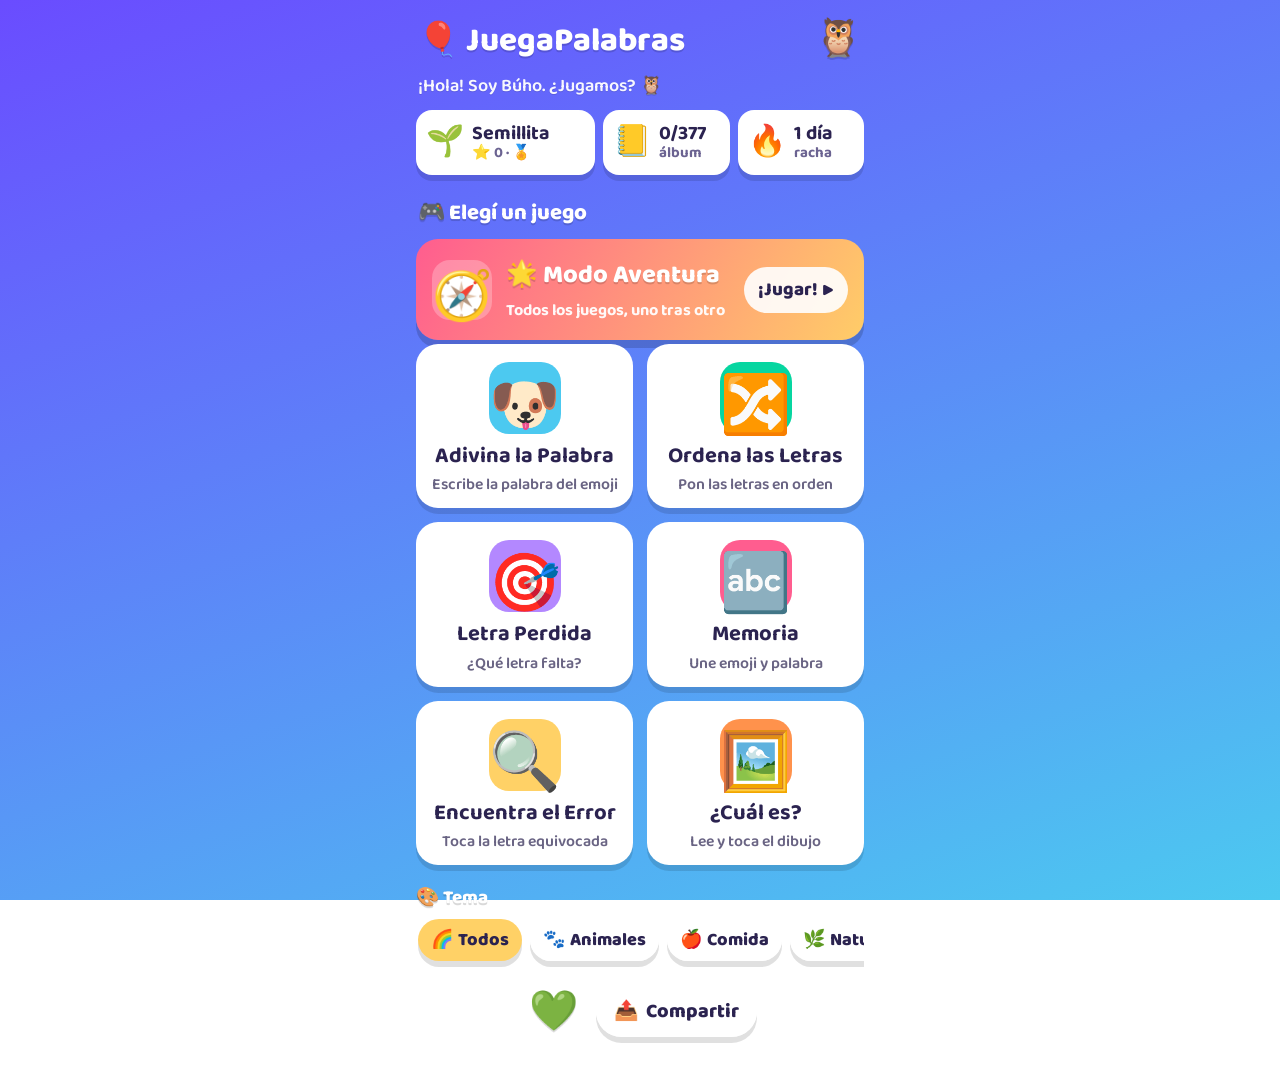
<file: index.html>
<!DOCTYPE html>
<html lang="es">
<head>
  <meta charset="UTF-8" />
  <meta name="viewport" content="width=device-width, initial-scale=1, maximum-scale=1, user-scalable=no, viewport-fit=cover" />
  <meta name="theme-color" content="#6a4cff" />
  <meta name="description" content="Juegos para que chicos de ~8 años mejoren vocabulario y ortografía en español, jugando con emojis." />
  <link rel="icon" href="favicon.png" type="image/png" />
  <link rel="apple-touch-icon" href="apple-touch-icon.png" />
  <link rel="manifest" href="manifest.json" />
  <meta name="mobile-web-app-capable" content="yes" />
  <meta name="apple-mobile-web-app-capable" content="yes" />
  <meta name="apple-mobile-web-app-status-bar-style" content="black-translucent" />
  <meta name="apple-mobile-web-app-title" content="JuegaPalabras" />
  <meta property="og:type" content="website" />
  <meta property="og:title" content="JuegaPalabras 🎈" />
  <meta property="og:description" content="Juegos para que chicos aprendan vocabulario y ortografía en español, jugando con emojis." />
  <meta property="og:image" content="https://federico-duppa.github.io/juegapalabras/og-image.png" />
  <meta property="og:url" content="https://federico-duppa.github.io/juegapalabras/" />
  <meta name="twitter:card" content="summary_large_image" />
  <meta name="twitter:title" content="JuegaPalabras 🎈" />
  <meta name="twitter:description" content="Juegos para que chicos aprendan vocabulario y ortografía en español, jugando con emojis." />
  <meta name="twitter:image" content="https://federico-duppa.github.io/juegapalabras/og-image.png" />
  <script src="js/sw-register.js"></script>
  <title>JuegaPalabras 🎈</title>
  <link rel="preconnect" href="https://fonts.googleapis.com" />
  <link href="https://fonts.googleapis.com/css2?family=Baloo+2:wght@600;800&display=swap" rel="stylesheet" />
  <link rel="stylesheet" href="css/main.css" />
  <style>
    /* Encabezado compacto: marca + mascota chica en una línea */
    .top {
      display: flex; align-items: center; gap: 10px;
      color: #fff; text-shadow: 0 2px 0 rgba(0,0,0,0.15);
      padding: 10px 2px 2px;
    }
    .top .logo { font-size: 1.5rem; font-weight: 800; line-height: 1; }
    .top .buho { font-size: 1.7rem; margin-left: auto; animation: bob 2.4s ease-in-out infinite; }
    @keyframes bob { 0%,100% { transform: translateY(0); } 50% { transform: translateY(-4px); } }
    .greeting {
      color: #fff; opacity: 0.95; font-weight: 600; font-size: 0.82rem;
      margin: 0 2px 0; text-shadow: 0 1px 0 rgba(0,0,0,0.12);
    }

    /* Barra de estado compacta: nivel + álbum + racha en una fila */
    .statbar { display: flex; gap: 8px; margin: 10px 0 4px; }
    .pill {
      flex: 1; display: flex; align-items: center; gap: 8px;
      background: #fff; color: var(--ink); text-decoration: none;
      border-radius: 16px; box-shadow: var(--shadow); padding: 8px 10px;
      transition: transform 0.08s ease; min-width: 0;
    }
    .pill:active { transform: scale(0.97); }
    .pill .pe { font-size: 1.4rem; flex-shrink: 0; }
    .pill .pt { display: flex; flex-direction: column; line-height: 1.1; min-width: 0; }
    .pill .pt b { font-size: 0.9rem; white-space: nowrap; overflow: hidden; text-overflow: ellipsis; }
    .pill .pt small { color: #6b6391; font-size: 0.68rem; font-weight: 700; }
    .pill.level { flex: 1.5; }

    /* Juegos: protagonistas, grilla 2x2 */
    .section-title {
      color: #fff; font-weight: 800; font-size: 1rem; margin: 16px 2px 8px;
      text-shadow: 0 2px 0 rgba(0,0,0,0.15);
    }
    .games { display: grid; grid-template-columns: 1fr 1fr; gap: 14px; }
    .game-card {
      display: flex; flex-direction: column; align-items: center; text-align: center; gap: 8px;
      text-decoration: none; color: var(--ink);
      background: var(--card); border-radius: 22px; padding: 18px 10px 14px;
      box-shadow: var(--shadow); transition: transform 0.08s ease;
    }
    .game-card:active { transform: scale(0.96); }
    .game-card .emoji {
      font-size: 2.6rem; width: 72px; height: 72px;
      display: grid; place-items: center; border-radius: 20px; background: var(--blue);
    }
    .game-card.c2 .emoji { background: var(--pink); }
    .game-card.c3 .emoji { background: var(--purple); }
    .game-card.c4 .emoji { background: var(--green); }
    .game-card.c5 .emoji { background: var(--yellow); }
    .game-card.c6 .emoji { background: #ff924c; }
    .game-card h2 { margin: 2px 0 0; font-size: 1rem; line-height: 1.1; }
    .game-card p { margin: 0; font-size: 0.72rem; opacity: 0.7; font-weight: 600; line-height: 1.15; }

    /* Modo Aventura: protagonista, ancho completo y resaltado arriba de la grilla. */
    .adventure-card {
      display: flex; align-items: center; gap: 14px; width: 100%;
      text-decoration: none; color: #fff; cursor: pointer; border: none;
      text-align: left; font: inherit;
      background: linear-gradient(120deg, #ff5d8f, #ffd166 55%, #06d6a0);
      background-size: 200% 100%;
      border-radius: 22px; padding: 16px 16px; margin-bottom: 4px;
      box-shadow: 0 8px 0 rgba(0,0,0,0.16);
      transition: transform 0.08s ease;
      animation: adv-shift 5s ease-in-out infinite;
    }
    .adventure-card:active { transform: scale(0.97); }
    @keyframes adv-shift { 0%,100% { background-position: 0% 50%; } 50% { background-position: 100% 50%; } }
    .adventure-card .ac-emoji {
      font-size: 2.2rem; width: 60px; height: 60px; flex-shrink: 0;
      display: grid; place-items: center; border-radius: 18px;
      background: rgba(255,255,255,0.25); animation: bob 2.4s ease-in-out infinite;
    }
    .adventure-card .ac-txt { display: flex; flex-direction: column; gap: 2px; min-width: 0; }
    .adventure-card .ac-txt b { font-size: 1.15rem; font-weight: 800; text-shadow: 0 2px 0 rgba(0,0,0,0.15); }
    .adventure-card .ac-txt span { font-size: 0.74rem; font-weight: 700; opacity: 0.95; }
    .adventure-card .ac-go {
      margin-left: auto; flex-shrink: 0; font-weight: 800; font-size: 0.85rem;
      background: rgba(255,255,255,0.9); color: var(--ink);
      border-radius: 999px; padding: 8px 14px;
    }

    /* Tema: control secundario, compacto, debajo de los juegos */
    .theme-row { display: flex; align-items: center; gap: 8px; margin: 18px 0 4px; }
    .theme-row .tlabel { color: #fff; font-weight: 800; font-size: 0.85rem; flex-shrink: 0; text-shadow: 0 2px 0 rgba(0,0,0,0.15); }
    .themebar { display: flex; gap: 8px; overflow-x: auto; padding: 2px 2px 8px; -webkit-overflow-scrolling: touch; }
    .themebar::-webkit-scrollbar { height: 0; }
    .chip-t {
      flex: 0 0 auto; background: rgba(255,255,255,0.85); border: none; border-radius: 999px;
      padding: 7px 13px; font: inherit; font-weight: 800; font-size: 0.82rem; color: var(--ink);
      box-shadow: var(--shadow); cursor: pointer; white-space: nowrap; touch-action: manipulation;
    }
    .chip-t.active { background: var(--yellow); }

    .footer-heart { text-align: center; margin: 16px 0 14px; }
    /* Privacidad: abre un popover centrado (en vez de revelar texto bajo el fold,
       que obligaba a scrollear). */
    .privacy-link {
      display: inline-block; margin-top: 8px; border: none; background: transparent;
      color: #fff; opacity: 0.72; font: inherit; font-weight: 700; font-size: 0.7rem;
      text-decoration: underline; cursor: pointer; touch-action: manipulation;
    }
    .overlay {
      position: fixed; inset: 0; background: rgba(43,35,80,0.55);
      backdrop-filter: blur(3px); display: none; place-items: center; z-index: 50; padding: 24px;
    }
    .overlay.show { display: grid; }
    .sheet {
      background: #fff; color: var(--ink); border-radius: 24px;
      padding: 22px 22px 18px; max-width: 340px; width: 100%; text-align: center;
      box-shadow: 0 10px 0 rgba(0,0,0,0.18); animation: heart-pop 0.3s ease;
    }
    .sheet h3 { margin: 0 0 8px; font-size: 1.2rem; }
    .sheet p { margin: 0 0 16px; font-size: 0.85rem; line-height: 1.4; font-weight: 600; }
    .sheet .btn { width: 100%; }
    .heart-btn {
      border: none; background: transparent; cursor: pointer;
      font-size: 1.8rem; line-height: 1; padding: 6px; border-radius: 50%;
      touch-action: manipulation; -webkit-tap-highlight-color: transparent;
      transition: transform 0.08s ease; filter: drop-shadow(0 2px 0 rgba(0,0,0,0.15));
    }
    .heart-btn:active { transform: scale(0.85); }
    .heart-btn.pop { animation: heart-pop 0.5s ease; }
    @keyframes heart-pop {
      0% { transform: scale(1); }
      30% { transform: scale(1.45) rotate(-8deg); }
      55% { transform: scale(0.92) rotate(6deg); }
      100% { transform: scale(1) rotate(0); }
    }
    /* Corazón + compartir, en una fila */
    .footer-actions { display: flex; gap: 12px; align-items: center; justify-content: center; }
    /* Compartir como pill con texto, para que se entienda la función de un vistazo */
    .share-pill {
      display: inline-flex; align-items: center; gap: 7px;
      border: none; border-radius: 999px;
      background: rgba(255,255,255,0.92); color: var(--ink);
      font: inherit; font-weight: 800; font-size: 0.9rem;
      padding: 10px 18px; box-shadow: var(--shadow);
      cursor: pointer; touch-action: manipulation;
      transition: transform 0.08s ease, filter 0.1s ease;
    }
    .share-pill:active { transform: scale(0.95); }
    /* Avisito breve (fallback de copiar link donde no hay share nativo) */
    .toast {
      position: fixed; left: 50%; bottom: calc(env(safe-area-inset-bottom, 0px) + 22px);
      transform: translateX(-50%) translateY(8px);
      background: rgba(43,35,80,0.92); color: #fff; font-weight: 800; font-size: 0.85rem;
      padding: 10px 16px; border-radius: 999px; box-shadow: var(--shadow);
      opacity: 0; pointer-events: none; transition: opacity 0.2s ease, transform 0.2s ease; z-index: 60;
    }
    .toast.show { opacity: 1; transform: translateX(-50%) translateY(0); }
  </style>
</head>
<body>
  <main class="app">
    <div class="top">
      <span class="logo">🎈 JuegaPalabras</span>
      <span class="buho">🦉</span>
    </div>
    <p class="greeting" id="masc-msg">¡Hola! ¿Jugamos?</p>

    <div class="statbar">
      <a class="pill level" href="medallas.html">
        <span class="pe" id="ps-emoji">🌱</span>
        <span class="pt"><b id="ps-name">Semillita</b><small id="ps-stars">⭐ 0 · 🏅 medallas</small></span>
      </a>
      <a class="pill" href="album.html">
        <span class="pe">📒</span>
        <span class="pt"><b id="album-count">0/0</b><small>álbum</small></span>
      </a>
      <div class="pill">
        <span class="pe">🔥</span>
        <span class="pt"><b id="daily-streak">0</b><small>racha</small></span>
      </div>
    </div>

    <h2 class="section-title">🎮 Elegí un juego</h2>
    <button class="adventure-card" id="adventure-btn" aria-label="Empezar el Modo Aventura">
      <span class="ac-emoji" aria-hidden="true">🧭</span>
      <span class="ac-txt">
        <b>🌟 Modo Aventura</b>
        <span>Todos los juegos, uno tras otro</span>
      </span>
      <span class="ac-go" aria-hidden="true">¡Jugar! ▶</span>
    </button>
    <nav class="games">
      <a class="game-card c1" href="games/word-guesser/index.html">
        <span class="emoji">🐶</span>
        <h2>Adivina la Palabra</h2>
        <p>Escribe la palabra del emoji</p>
      </a>
      <a class="game-card c4" href="games/ordena/index.html">
        <span class="emoji">🔀</span>
        <h2>Ordena las Letras</h2>
        <p>Pon las letras en orden</p>
      </a>
      <a class="game-card c3" href="games/letra-perdida/index.html">
        <span class="emoji">🎯</span>
        <h2>Letra Perdida</h2>
        <p>¿Qué letra falta?</p>
      </a>
      <a class="game-card c2" href="games/memoria/index.html">
        <span class="emoji">🔤</span>
        <h2>Memoria</h2>
        <p>Une emoji y palabra</p>
      </a>
      <a class="game-card c5" href="games/encuentra-error/index.html">
        <span class="emoji">🔍</span>
        <h2>Encuentra el Error</h2>
        <p>Toca la letra equivocada</p>
      </a>
      <a class="game-card c6" href="games/cual-es/index.html">
        <span class="emoji">🖼️</span>
        <h2>¿Cuál es?</h2>
        <p>Lee y toca el dibujo</p>
      </a>
    </nav>

    <div class="theme-row">
      <span class="tlabel" id="theme-label">🎨 Tema</span>
    </div>
    <div class="themebar" id="themebar"></div>

    <div class="footer-heart">
      <div class="footer-actions">
        <button class="heart-btn" id="heart" aria-label="corazón">💜</button>
        <button class="share-pill" id="share" aria-label="Compartir la app"><span aria-hidden="true">📤</span> Compartir</button>
      </div>
      <div><button class="privacy-link" id="privacy-btn" aria-haspopup="dialog">Privacidad</button></div>
    </div>
  </main>

  <div class="toast" id="toast" role="status" aria-live="polite"></div>

  <div class="overlay" id="privacy-overlay" role="dialog" aria-modal="true" aria-label="Privacidad">
    <div class="sheet">
      <h3>🔒 Privacidad</h3>
      <p>JuegaPalabras <b>no recopila ningún dato</b>: sin analítica, sin cookies, sin
         cuentas ni datos personales. Todo tu progreso queda guardado solo en tu dispositivo.</p>
      <button class="btn btn-primary" id="privacy-close">Entendido</button>
    </div>
  </div>

  <script src="js/sound.js"></script>
  <script src="js/words.js"></script>
  <script src="js/analytics-config.js"></script>
  <script src="js/analytics.js"></script>
  <script src="js/theme.js"></script>
  <script src="js/progress.js"></script>
  <script src="js/adventure.js"></script>
  <script>
    Analytics.init();
    Progress.load();
    const daily = Progress.touchDaily();

    // Llegar al menú (por cualquier vía) termina la aventura. La tarjeta de abajo
    // la vuelve a prender justo antes de navegar. Así un juego puntual nunca se
    // comporta como aventura por un flag que quedó colgado.
    Adventure.stop();
    document.getElementById("adventure-btn").addEventListener("click", () => {
      Sound.unlock();
      Analytics.track("adventure_start");
      Adventure.start(); // prende el flag y navega al primer juego
    });

    const lv = Progress.level();
    document.getElementById("ps-emoji").textContent = lv.emoji;
    document.getElementById("ps-name").textContent = lv.name;
    document.getElementById("ps-stars").textContent = "⭐ " + lv.stars + " · 🏅";

    const got = Progress.wordCount();
    document.getElementById("album-count").textContent = got + "/" + WORDS.length;
    document.getElementById("daily-streak").textContent = daily.streak + (daily.streak === 1 ? " día" : " días");

    // Mascota: mensajes cortos
    let msg;
    if (got === 0) msg = "¡Hola! Soy Búho. ¿Jugamos? 🦉";
    else if (daily.streak >= 2) msg = `¡${daily.streak} días seguidos! 🔥`;
    else {
      const opts = [`¡Ya tenés ${got} palabras! 🌟`, "¿Seguimos aprendiendo? 📚", "¡Elegí un juego! 🎉"];
      msg = opts[Math.floor(Math.random() * opts.length)];
    }
    document.getElementById("masc-msg").textContent = msg;

    // Tema (control secundario debajo de los juegos)
    const tb = document.getElementById("themebar");
    const items = [{ key: "all", emoji: "🌈", label: "Todos" }].concat(CATEGORIES);
    function renderChips() {
      const cur = Theme.get();
      tb.innerHTML = items.map((c) =>
        `<button class="chip-t ${c.key === cur ? "active" : ""}" data-k="${c.key}">${c.emoji} ${c.label}</button>`
      ).join("");
      document.getElementById("theme-label").textContent = "🎨 " + (cur === "all" ? "Tema" : CAT_MAP[cur].label);
      tb.querySelectorAll(".chip-t").forEach((b) =>
        b.addEventListener("click", () => { Theme.set(b.dataset.k); Analytics.track("theme_set", { category: b.dataset.k }); renderChips(); })
      );
    }
    renderChips();

    // El COLOR del corazón indica la versión publicada (para saber qué versión estás
    // viendo). La versión exacta queda en el tooltip.
    const heart = document.getElementById("heart");
    if (typeof HEART_EMOJI !== "undefined") heart.textContent = HEART_EMOJI;
    if (typeof APP_VERSION !== "undefined") heart.title = "v" + APP_VERSION;

    // ruidito tierno + rebote al tocarlo. Además, como el corazón ES el indicador de
    // versión, tocarlo busca la última versión publicada: si hay una nueva, el SW la
    // activa y sw-register.js recarga solo a la última (si ya estás al día, no pasa nada).
    heart.addEventListener("click", () => {
      Sound.unlock();
      Sound.cute();
      heart.classList.remove("pop");
      void heart.offsetWidth; // reinicia la animación si se toca rápido
      heart.classList.add("pop");
      if ("serviceWorker" in navigator) {
        navigator.serviceWorker.getRegistration().then((r) => { if (r) r.update(); }).catch(() => {});
      }
    });

    // Compartir: abre el cajón nativo del sistema (Web Share API). En Android/iOS muestra
    // WhatsApp, contactos, etc. con el link a la app. Donde no exista (escritorio), copia
    // el link al portapapeles y avisa con un toast.
    const toast = document.getElementById("toast");
    let toastT = null;
    function showToast(msg) {
      toast.textContent = msg;
      toast.classList.add("show");
      clearTimeout(toastT);
      toastT = setTimeout(() => toast.classList.remove("show"), 1900);
    }
    const shareData = {
      title: "JuegaPalabras 🎈",
      text: "Juegos para que los chicos aprendan vocabulario y ortografía jugando con emojis 🎈",
      url: location.href,
    };
    const shareBtn = document.getElementById("share");
    shareBtn.addEventListener("click", async () => {
      Sound.unlock();
      Sound.cute();
      Analytics.track("share_click");
      // Share nativo (Android/iOS): si el usuario cancela, no avisamos nada.
      if (navigator.share) {
        try { await navigator.share(shareData); } catch (e) { /* cancelado */ }
        return;
      }
      // Sin share nativo (escritorio): copiar el link, y si no se pudo, mostrarlo.
      try {
        await navigator.clipboard.writeText(shareData.url);
        showToast("¡Link copiado! 📋");
      } catch (e) {
        showToast(shareData.url);
      }
    });

    // Privacidad: popover centrado (no scrollea la página)
    const pvOverlay = document.getElementById("privacy-overlay");
    const openPrivacy = () => pvOverlay.classList.add("show");
    const closePrivacy = () => pvOverlay.classList.remove("show");
    document.getElementById("privacy-btn").addEventListener("click", openPrivacy);
    document.getElementById("privacy-close").addEventListener("click", closePrivacy);
    pvOverlay.addEventListener("click", (e) => { if (e.target === pvOverlay) closePrivacy(); });
    document.addEventListener("keydown", (e) => { if (e.key === "Escape") closePrivacy(); });
  </script>
</body>
</html>
</file>
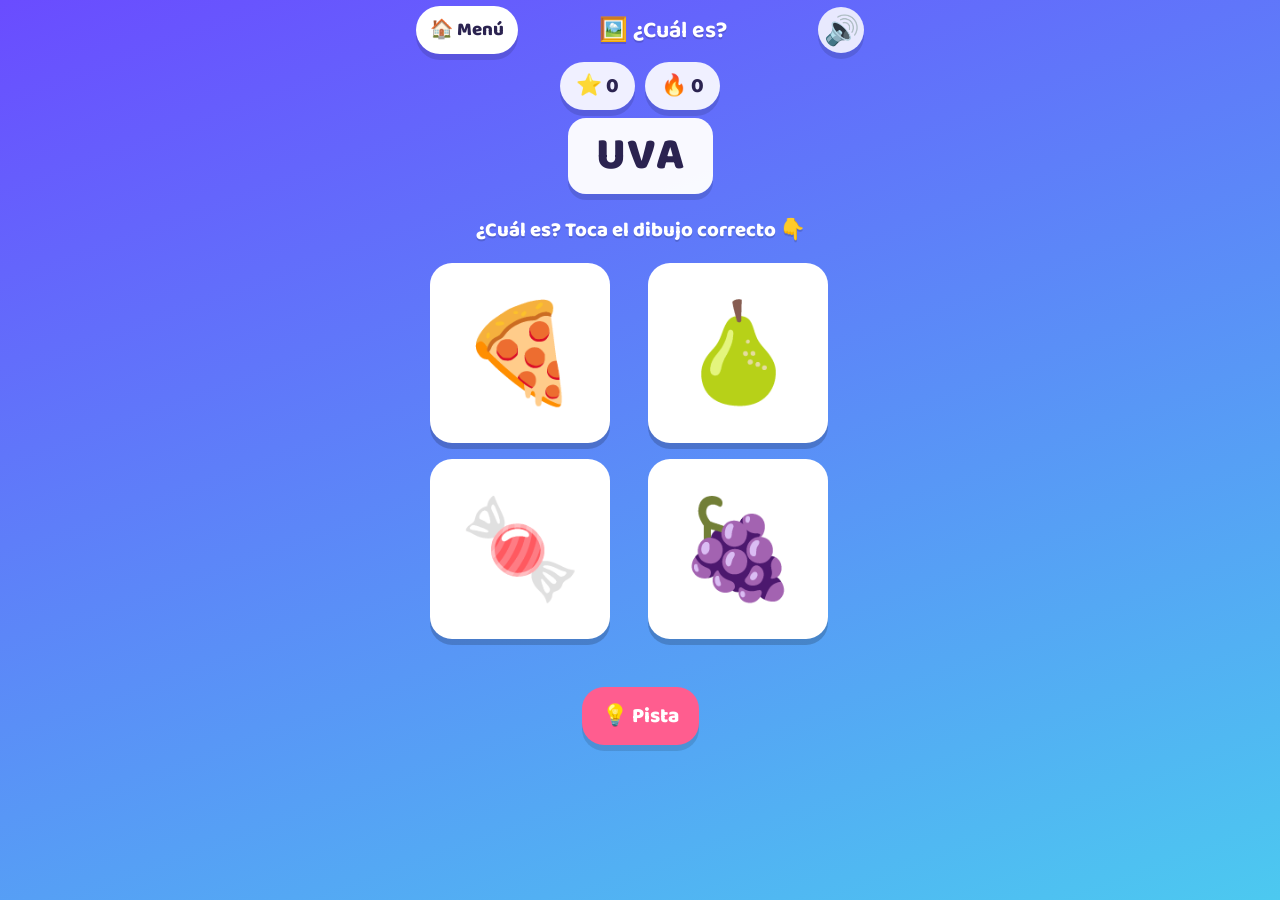
<file: games/cual-es/index.html>
<!DOCTYPE html>
<html lang="es">
<head>
  <meta charset="UTF-8" />
  <meta name="viewport" content="width=device-width, initial-scale=1, maximum-scale=1, user-scalable=no, viewport-fit=cover" />
  <meta name="theme-color" content="#6a4cff" />
  <meta name="description" content="Lee la palabra y toca el dibujo correcto. Un juego de lectura de JuegaPalabras." />
  <link rel="icon" href="../../favicon.png" type="image/png" />
  <link rel="apple-touch-icon" href="../../apple-touch-icon.png" />
  <link rel="manifest" href="../../manifest.json" />
  <meta name="mobile-web-app-capable" content="yes" />
  <meta name="apple-mobile-web-app-capable" content="yes" />
  <meta name="apple-mobile-web-app-status-bar-style" content="black-translucent" />
  <meta name="apple-mobile-web-app-title" content="JuegaPalabras" />
  <meta property="og:type" content="website" />
  <meta property="og:title" content="JuegaPalabras 🎈" />
  <meta property="og:description" content="Juegos para que chicos aprendan vocabulario y ortografía en español, jugando con emojis." />
  <meta property="og:image" content="https://federico-duppa.github.io/juegapalabras/og-image.png" />
  <meta property="og:url" content="https://federico-duppa.github.io/juegapalabras/games/cual-es/" />
  <meta name="twitter:card" content="summary_large_image" />
  <meta name="twitter:image" content="https://federico-duppa.github.io/juegapalabras/og-image.png" />
  <script src="../../js/sw-register.js"></script>
  <title>🖼️ ¿Cuál es?</title>
  <link rel="preconnect" href="https://fonts.googleapis.com" />
  <link href="https://fonts.googleapis.com/css2?family=Baloo+2:wght@600;800&display=swap" rel="stylesheet" />
  <link rel="stylesheet" href="../../css/main.css" />
  <link rel="stylesheet" href="style.css" />
</head>
<body>
  <main class="app game">
    <header class="topbar">
      <a class="btn-menu" href="../../index.html" aria-label="Volver al menú">🏠 Menú</a>
      <h1>🖼️ ¿Cuál es?</h1>
      <span class="spacer"></span>
      <button class="icon-btn" id="mute" aria-label="Sonido">🔊</button>
    </header>

    <div class="stats">
      <span class="chip" id="stars">⭐ 0</span>
      <span class="chip" id="streak">🔥 0</span>
    </div>

    <div class="clue">
      <div class="word-clue" id="word-clue"></div>
    </div>
    <p class="hint-line">¿Cuál es? Toca el dibujo correcto 👇</p>

    <div class="grid" id="grid"></div>
    <div class="message" id="message"></div>

    <div class="actions">
      <button class="btn btn-pink" id="hint-btn">💡 Pista</button>
    </div>
  </main>

  <!-- Festejo -->
  <div class="overlay" id="overlay">
    <div class="celebrate">
      <div class="big-emoji" id="ov-emoji">🎉</div>
      <div class="word" id="ov-word"></div>
      <div class="praise" id="ov-praise"></div>
      <div class="bonus" id="ov-bonus"></div>
      <button class="btn btn-primary" id="continue-btn">Siguiente ▶</button>
    </div>
  </div>

  <script src="../../js/sound.js"></script>
  <script src="../../js/confetti.js"></script>
  <script src="../../js/speech.js"></script>
  <script src="../../js/encourage.js"></script>
  <script src="../../js/progress.js"></script>
  <script src="../../js/words.js"></script>
  <script src="../../js/analytics-config.js"></script>
  <script src="../../js/analytics.js"></script>
  <script src="../../js/theme.js"></script>
  <script src="../../js/idle.js"></script>
  <script src="../../js/adventure.js"></script>
  <script src="game.js"></script>
</body>
</html>
</file>
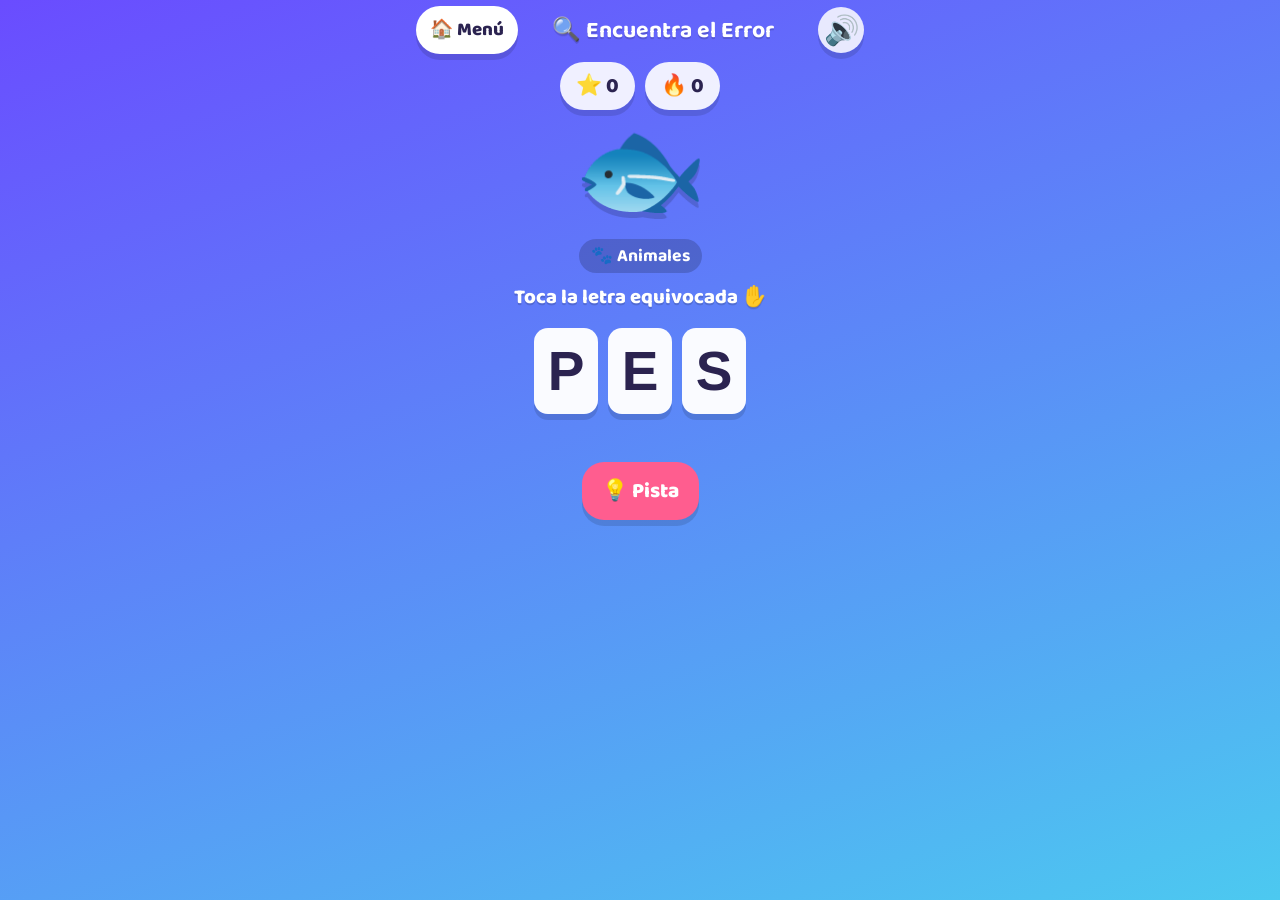
<file: games/encuentra-error/index.html>
<!DOCTYPE html>
<html lang="es">
<head>
  <meta charset="UTF-8" />
  <meta name="viewport" content="width=device-width, initial-scale=1, maximum-scale=1, user-scalable=no, viewport-fit=cover" />
  <meta name="theme-color" content="#6a4cff" />
  <meta name="description" content="Encuentra la letra equivocada de la palabra. Un juego de ortografía de JuegaPalabras." />
  <link rel="icon" href="../../favicon.png" type="image/png" />
  <link rel="apple-touch-icon" href="../../apple-touch-icon.png" />
  <link rel="manifest" href="../../manifest.json" />
  <meta name="mobile-web-app-capable" content="yes" />
  <meta name="apple-mobile-web-app-capable" content="yes" />
  <meta name="apple-mobile-web-app-status-bar-style" content="black-translucent" />
  <meta name="apple-mobile-web-app-title" content="JuegaPalabras" />
  <meta property="og:type" content="website" />
  <meta property="og:title" content="JuegaPalabras 🎈" />
  <meta property="og:description" content="Juegos para que chicos aprendan vocabulario y ortografía en español, jugando con emojis." />
  <meta property="og:image" content="https://federico-duppa.github.io/juegapalabras/og-image.png" />
  <meta property="og:url" content="https://federico-duppa.github.io/juegapalabras/games/encuentra-error/" />
  <meta name="twitter:card" content="summary_large_image" />
  <meta name="twitter:image" content="https://federico-duppa.github.io/juegapalabras/og-image.png" />
  <script src="../../js/sw-register.js"></script>
  <title>🔍 Encuentra el Error</title>
  <link rel="preconnect" href="https://fonts.googleapis.com" />
  <link href="https://fonts.googleapis.com/css2?family=Baloo+2:wght@600;800&display=swap" rel="stylesheet" />
  <link rel="stylesheet" href="../../css/main.css" />
  <link rel="stylesheet" href="style.css" />
</head>
<body>
  <main class="app game">
    <header class="topbar">
      <a class="btn-menu" href="../../index.html" aria-label="Volver al menú">🏠 Menú</a>
      <h1>🔍 Encuentra el Error</h1>
      <span class="spacer"></span>
      <button class="icon-btn" id="mute" aria-label="Sonido">🔊</button>
    </header>

    <div class="stats">
      <span class="chip" id="stars">⭐ 0</span>
      <span class="chip" id="streak">🔥 0</span>
    </div>

    <div class="clue">
      <div class="emoji" id="emoji">🔍</div>
      <div class="cat" id="cat"></div>
    </div>

    <p class="hint-line">Toca la letra equivocada ✋</p>
    <div class="word" id="word"></div>
    <div class="message" id="message"></div>

    <div class="actions">
      <button class="btn btn-pink" id="hint-btn">💡 Pista</button>
    </div>
  </main>

  <!-- Festejo -->
  <div class="overlay" id="overlay">
    <div class="celebrate">
      <div class="big-emoji" id="ov-emoji">🎉</div>
      <div class="word" id="ov-word"></div>
      <div class="praise" id="ov-praise"></div>
      <div class="bonus" id="ov-bonus"></div>
      <button class="btn btn-primary" id="continue-btn">Siguiente ▶</button>
    </div>
  </div>

  <script src="../../js/sound.js"></script>
  <script src="../../js/confetti.js"></script>
  <script src="../../js/speech.js"></script>
  <script src="../../js/encourage.js"></script>
  <script src="../../js/progress.js"></script>
  <script src="../../js/words.js"></script>
  <script src="../../js/analytics-config.js"></script>
  <script src="../../js/analytics.js"></script>
  <script src="../../js/theme.js"></script>
  <script src="../../js/idle.js"></script>
  <script src="../../js/adventure.js"></script>
  <script src="game.js"></script>
</body>
</html>
</file>
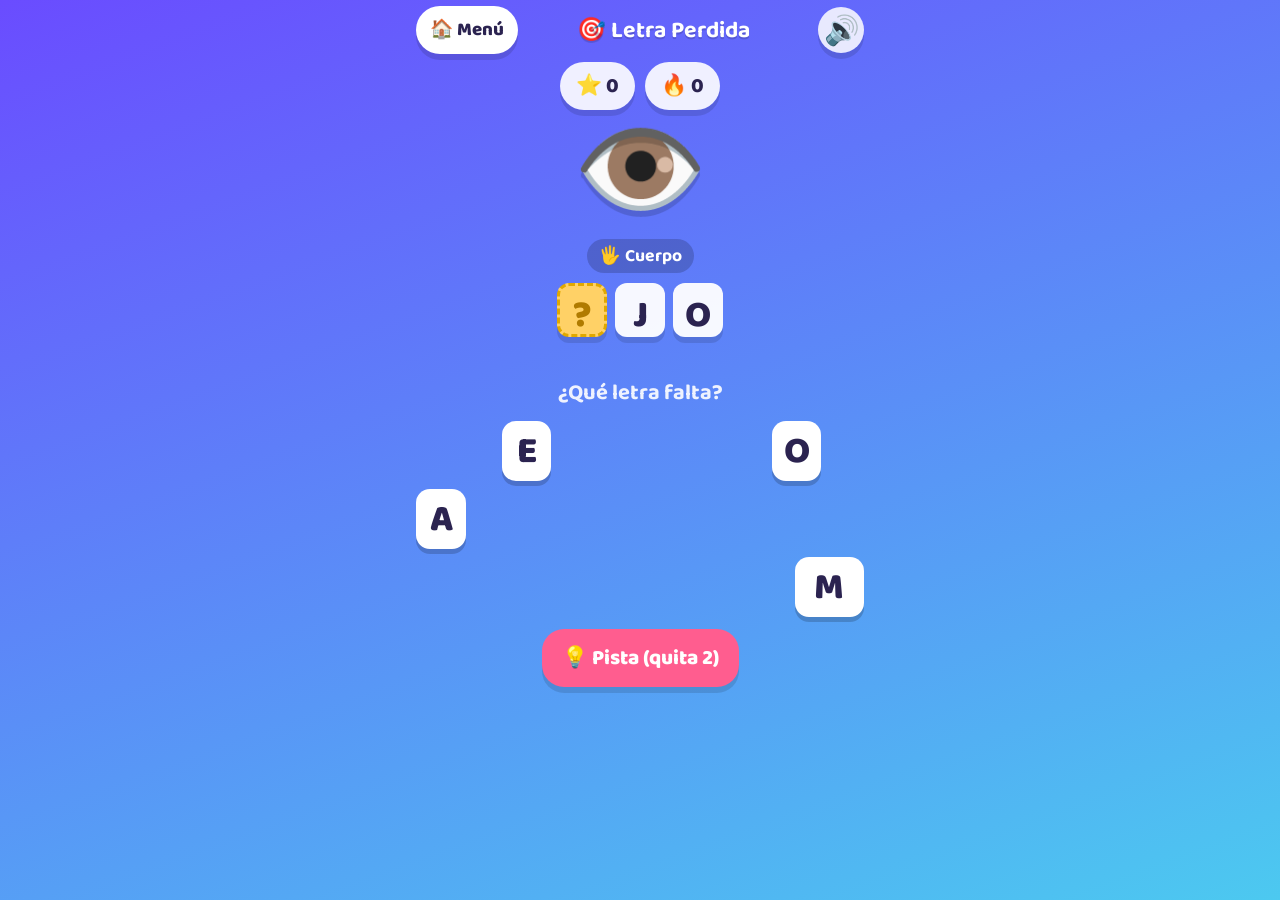
<file: games/letra-perdida/index.html>
<!DOCTYPE html>
<html lang="es">
<head>
  <meta charset="UTF-8" />
  <meta name="viewport" content="width=device-width, initial-scale=1, maximum-scale=1, user-scalable=no, viewport-fit=cover" />
  <meta name="theme-color" content="#6a4cff" />
  <meta name="description" content="Elegí la letra que falta para completar la palabra. Un juego de JuegaPalabras." />
  <link rel="icon" href="../../favicon.png" type="image/png" />
  <link rel="apple-touch-icon" href="../../apple-touch-icon.png" />
  <link rel="manifest" href="../../manifest.json" />
  <meta name="mobile-web-app-capable" content="yes" />
  <meta name="apple-mobile-web-app-capable" content="yes" />
  <meta name="apple-mobile-web-app-status-bar-style" content="black-translucent" />
  <meta name="apple-mobile-web-app-title" content="JuegaPalabras" />
  <meta property="og:type" content="website" />
  <meta property="og:title" content="JuegaPalabras 🎈" />
  <meta property="og:description" content="Juegos para que chicos aprendan vocabulario y ortografía en español, jugando con emojis." />
  <meta property="og:image" content="https://federico-duppa.github.io/juegapalabras/og-image.png" />
  <meta property="og:url" content="https://federico-duppa.github.io/juegapalabras/games/letra-perdida/" />
  <meta name="twitter:card" content="summary_large_image" />
  <meta name="twitter:image" content="https://federico-duppa.github.io/juegapalabras/og-image.png" />
  <script src="../../js/sw-register.js"></script>
  <title>🎯 Letra Perdida</title>
  <link rel="preconnect" href="https://fonts.googleapis.com" />
  <link href="https://fonts.googleapis.com/css2?family=Baloo+2:wght@600;800&display=swap" rel="stylesheet" />
  <link rel="stylesheet" href="../../css/main.css" />
  <link rel="stylesheet" href="style.css" />
</head>
<body>
  <main class="app game">
    <header class="topbar">
      <a class="btn-menu" href="../../index.html" aria-label="Volver al menú">🏠 Menú</a>
      <h1>🎯 Letra Perdida</h1>
      <span class="spacer"></span>
      <button class="icon-btn" id="mute" aria-label="Sonido">🔊</button>
    </header>

    <div class="stats">
      <span class="chip" id="stars">⭐ 0</span>
      <span class="chip" id="streak">🔥 0</span>
    </div>

    <div class="clue">
      <div class="emoji" id="emoji">🎯</div>
      <div class="cat" id="cat"></div>
    </div>

    <div class="word" id="word"></div>
    <div class="message" id="message"></div>

    <p style="text-align:center;color:#fff;font-weight:700;margin:4px 0 2px;opacity:.9;">¿Qué letra falta?</p>
    <div class="options" id="options"></div>

    <div class="actions keep-bottom">
      <button class="btn btn-pink" id="hint-btn">💡 Pista (quita 2)</button>
    </div>
  </main>

  <div class="overlay" id="overlay">
    <div class="celebrate">
      <div class="big-emoji" id="ov-emoji">🎉</div>
      <div class="word" id="ov-word"></div>
      <div class="praise" id="ov-praise"></div>
      <div class="bonus" id="ov-bonus"></div>
      <button class="btn btn-primary" id="continue-btn">Siguiente ▶</button>
    </div>
  </div>

  <script src="../../js/sound.js"></script>
  <script src="../../js/confetti.js"></script>
  <script src="../../js/speech.js"></script>
  <script src="../../js/encourage.js"></script>
  <script src="../../js/progress.js"></script>
  <script src="../../js/qwerty.js"></script>
  <script src="../../js/words.js"></script>
  <script src="../../js/analytics-config.js"></script>
  <script src="../../js/analytics.js"></script>
  <script src="../../js/theme.js"></script>
  <script src="../../js/idle.js"></script>
  <script src="../../js/adventure.js"></script>
  <script src="game.js"></script>
</body>
</html>
</file>
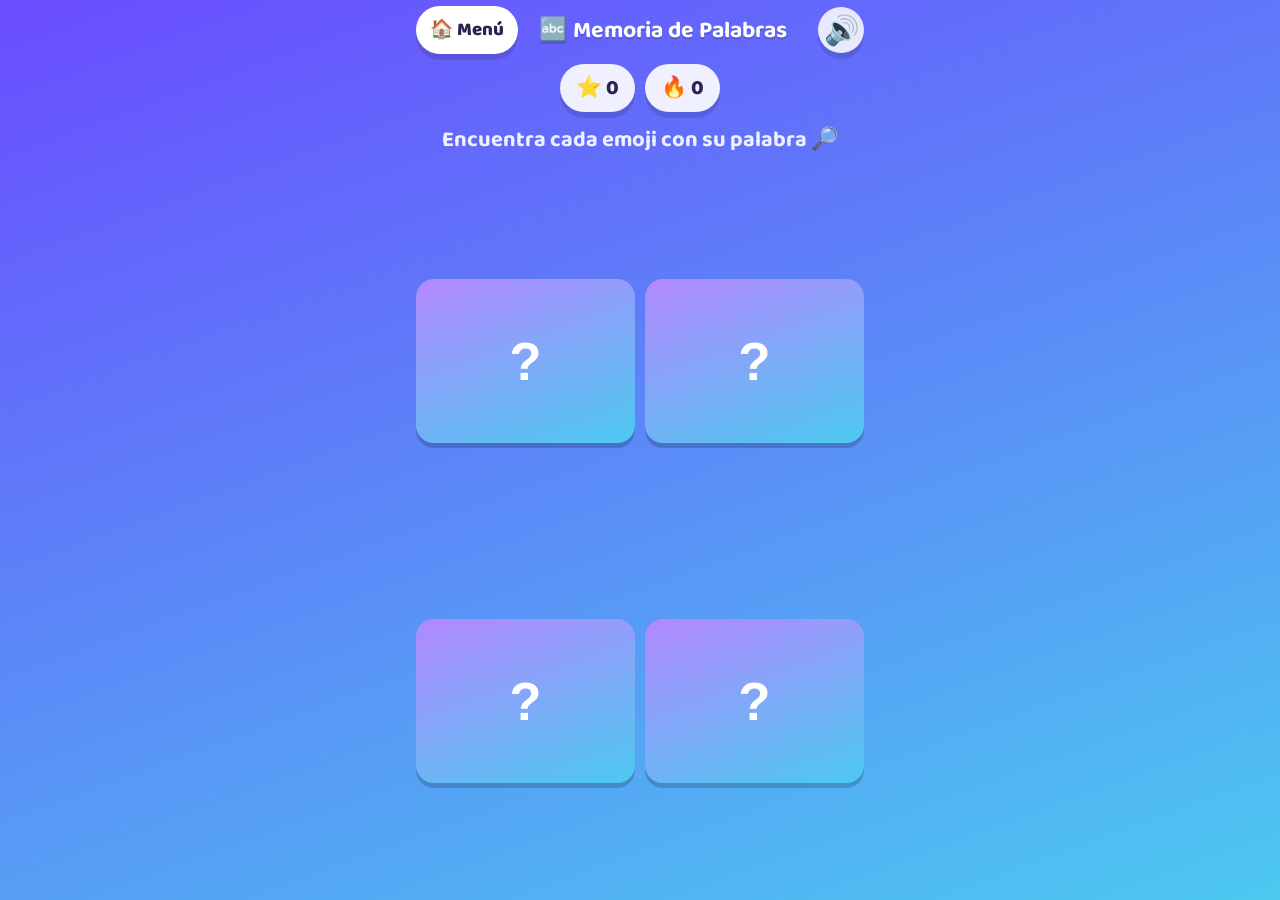
<file: games/memoria/index.html>
<!DOCTYPE html>
<html lang="es">
<head>
  <meta charset="UTF-8" />
  <meta name="viewport" content="width=device-width, initial-scale=1, maximum-scale=1, user-scalable=no, viewport-fit=cover" />
  <meta name="theme-color" content="#6a4cff" />
  <meta name="description" content="Encontrá cada emoji con su palabra. Un juego de memoria de JuegaPalabras." />
  <link rel="icon" href="../../favicon.png" type="image/png" />
  <link rel="apple-touch-icon" href="../../apple-touch-icon.png" />
  <link rel="manifest" href="../../manifest.json" />
  <meta name="mobile-web-app-capable" content="yes" />
  <meta name="apple-mobile-web-app-capable" content="yes" />
  <meta name="apple-mobile-web-app-status-bar-style" content="black-translucent" />
  <meta name="apple-mobile-web-app-title" content="JuegaPalabras" />
  <meta property="og:type" content="website" />
  <meta property="og:title" content="JuegaPalabras 🎈" />
  <meta property="og:description" content="Juegos para que chicos aprendan vocabulario y ortografía en español, jugando con emojis." />
  <meta property="og:image" content="https://federico-duppa.github.io/juegapalabras/og-image.png" />
  <meta property="og:url" content="https://federico-duppa.github.io/juegapalabras/games/memoria/" />
  <meta name="twitter:card" content="summary_large_image" />
  <meta name="twitter:image" content="https://federico-duppa.github.io/juegapalabras/og-image.png" />
  <script src="../../js/sw-register.js"></script>
  <title>🔤 Memoria de Palabras</title>
  <link rel="preconnect" href="https://fonts.googleapis.com" />
  <link href="https://fonts.googleapis.com/css2?family=Baloo+2:wght@600;800&display=swap" rel="stylesheet" />
  <link rel="stylesheet" href="../../css/main.css" />
  <link rel="stylesheet" href="style.css" />
</head>
<body>
  <main class="app game">
    <header class="topbar">
      <a class="btn-menu" href="../../index.html" aria-label="Volver al menú">🏠 Menú</a>
      <h1>🔤 Memoria de Palabras</h1>
      <span class="spacer"></span>
      <button class="icon-btn" id="mute" aria-label="Sonido">🔊</button>
    </header>

    <div class="stats">
      <span class="chip" id="stars">⭐ 0</span>
      <span class="chip" id="streak">🔥 0</span>
    </div>

    <p class="hint-line">Encuentra cada emoji con su palabra 🔎</p>
    <div class="message" id="message"></div>

    <div class="board" id="board"></div>
  </main>

  <div class="overlay" id="overlay">
    <div class="celebrate">
      <div class="big-emoji" id="ov-emoji">🎉</div>
      <div class="word" id="ov-word"></div>
      <div class="praise" id="ov-praise"></div>
      <div class="bonus" id="ov-bonus"></div>
      <button class="btn btn-primary" id="continue-btn">Otra ronda ▶</button>
    </div>
  </div>

  <script src="../../js/sound.js"></script>
  <script src="../../js/confetti.js"></script>
  <script src="../../js/speech.js"></script>
  <script src="../../js/encourage.js"></script>
  <script src="../../js/progress.js"></script>
  <script src="../../js/words.js"></script>
  <script src="../../js/analytics-config.js"></script>
  <script src="../../js/analytics.js"></script>
  <script src="../../js/theme.js"></script>
  <script src="../../js/adventure.js"></script>
  <script src="game.js"></script>
</body>
</html>
</file>
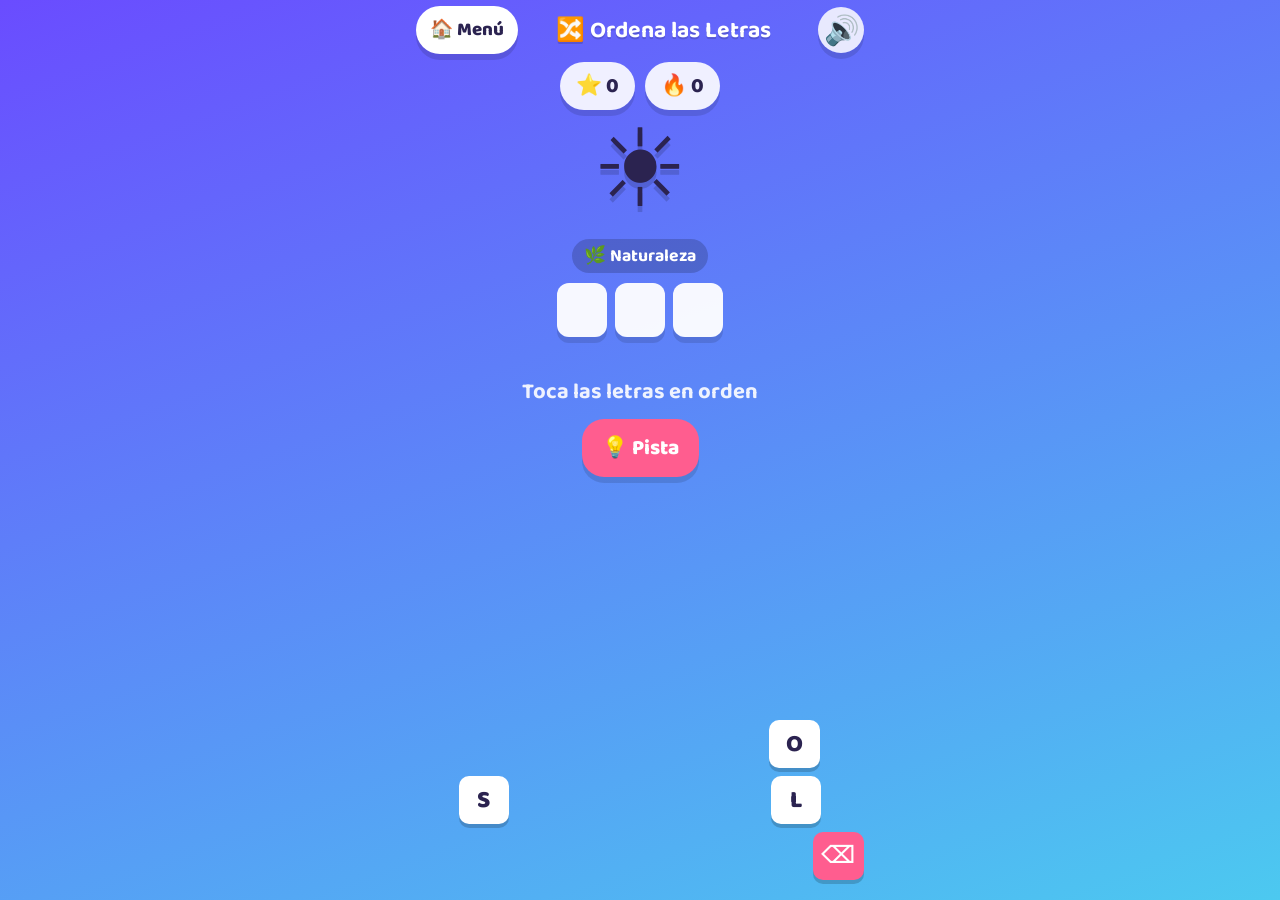
<file: games/ordena/index.html>
<!DOCTYPE html>
<html lang="es">
<head>
  <meta charset="UTF-8" />
  <meta name="viewport" content="width=device-width, initial-scale=1, maximum-scale=1, user-scalable=no, viewport-fit=cover" />
  <meta name="theme-color" content="#6a4cff" />
  <meta name="description" content="Tocá las letras en el orden correcto para armar la palabra. Un juego de JuegaPalabras." />
  <link rel="icon" href="../../favicon.png" type="image/png" />
  <link rel="apple-touch-icon" href="../../apple-touch-icon.png" />
  <link rel="manifest" href="../../manifest.json" />
  <meta name="mobile-web-app-capable" content="yes" />
  <meta name="apple-mobile-web-app-capable" content="yes" />
  <meta name="apple-mobile-web-app-status-bar-style" content="black-translucent" />
  <meta name="apple-mobile-web-app-title" content="JuegaPalabras" />
  <meta property="og:type" content="website" />
  <meta property="og:title" content="JuegaPalabras 🎈" />
  <meta property="og:description" content="Juegos para que chicos aprendan vocabulario y ortografía en español, jugando con emojis." />
  <meta property="og:image" content="https://federico-duppa.github.io/juegapalabras/og-image.png" />
  <meta property="og:url" content="https://federico-duppa.github.io/juegapalabras/games/ordena/" />
  <meta name="twitter:card" content="summary_large_image" />
  <meta name="twitter:image" content="https://federico-duppa.github.io/juegapalabras/og-image.png" />
  <script src="../../js/sw-register.js"></script>
  <title>🔀 Ordena las Letras</title>
  <link rel="preconnect" href="https://fonts.googleapis.com" />
  <link href="https://fonts.googleapis.com/css2?family=Baloo+2:wght@600;800&display=swap" rel="stylesheet" />
  <link rel="stylesheet" href="../../css/main.css" />
  <link rel="stylesheet" href="style.css" />
</head>
<body>
  <main class="app game">
    <header class="topbar">
      <a class="btn-menu" href="../../index.html" aria-label="Volver al menú">🏠 Menú</a>
      <h1>🔀 Ordena las Letras</h1>
      <span class="spacer"></span>
      <button class="icon-btn" id="mute" aria-label="Sonido">🔊</button>
    </header>

    <div class="stats">
      <span class="chip" id="stars">⭐ 0</span>
      <span class="chip" id="streak">🔥 0</span>
    </div>

    <div class="clue">
      <div class="emoji" id="emoji">🔀</div>
      <div class="cat" id="cat"></div>
    </div>

    <div class="slots" id="slots"></div>
    <div class="message" id="message"></div>
    <p class="hint-line">Toca las letras en orden</p>

    <div class="actions">
      <button class="btn btn-pink" id="hint-btn">💡 Pista</button>
    </div>

    <div class="keyboard" id="keyboard"></div>
  </main>

  <div class="overlay" id="overlay">
    <div class="celebrate">
      <div class="big-emoji" id="ov-emoji">🎉</div>
      <div class="word" id="ov-word"></div>
      <div class="praise" id="ov-praise"></div>
      <div class="bonus" id="ov-bonus"></div>
      <button class="btn btn-primary" id="continue-btn">Siguiente ▶</button>
    </div>
  </div>

  <script src="../../js/sound.js"></script>
  <script src="../../js/confetti.js"></script>
  <script src="../../js/speech.js"></script>
  <script src="../../js/encourage.js"></script>
  <script src="../../js/progress.js"></script>
  <script src="../../js/qwerty.js"></script>
  <script src="../../js/words.js"></script>
  <script src="../../js/analytics-config.js"></script>
  <script src="../../js/analytics.js"></script>
  <script src="../../js/theme.js"></script>
  <script src="../../js/idle.js"></script>
  <script src="../../js/adventure.js"></script>
  <script src="game.js"></script>
</body>
</html>
</file>
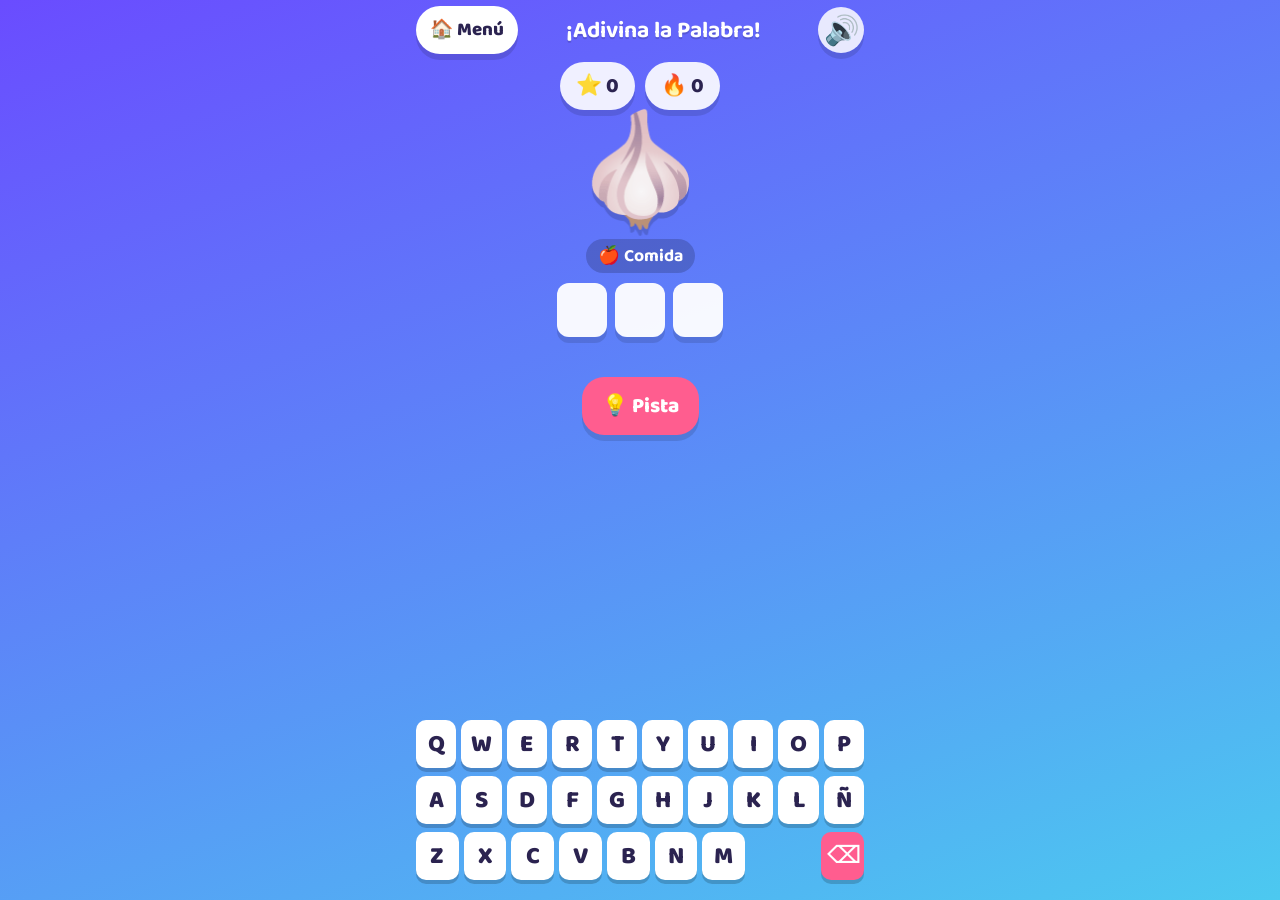
<file: games/word-guesser/index.html>
<!DOCTYPE html>
<html lang="es">
<head>
  <meta charset="UTF-8" />
  <meta name="viewport" content="width=device-width, initial-scale=1, maximum-scale=1, user-scalable=no, viewport-fit=cover" />
  <meta name="theme-color" content="#6a4cff" />
  <meta name="description" content="Mirá el emoji y escribí la palabra. Un juego de JuegaPalabras." />
  <link rel="icon" href="../../favicon.png" type="image/png" />
  <link rel="apple-touch-icon" href="../../apple-touch-icon.png" />
  <link rel="manifest" href="../../manifest.json" />
  <meta name="mobile-web-app-capable" content="yes" />
  <meta name="apple-mobile-web-app-capable" content="yes" />
  <meta name="apple-mobile-web-app-status-bar-style" content="black-translucent" />
  <meta name="apple-mobile-web-app-title" content="JuegaPalabras" />
  <meta property="og:type" content="website" />
  <meta property="og:title" content="JuegaPalabras 🎈" />
  <meta property="og:description" content="Juegos para que chicos aprendan vocabulario y ortografía en español, jugando con emojis." />
  <meta property="og:image" content="https://federico-duppa.github.io/juegapalabras/og-image.png" />
  <meta property="og:url" content="https://federico-duppa.github.io/juegapalabras/games/word-guesser/" />
  <meta name="twitter:card" content="summary_large_image" />
  <meta name="twitter:image" content="https://federico-duppa.github.io/juegapalabras/og-image.png" />
  <script src="../../js/sw-register.js"></script>
  <title>¡Adivina la Palabra! 🐶</title>
  <link rel="preconnect" href="https://fonts.googleapis.com" />
  <link href="https://fonts.googleapis.com/css2?family=Baloo+2:wght@600;800&display=swap" rel="stylesheet" />
  <link rel="stylesheet" href="../../css/main.css" />
  <link rel="stylesheet" href="style.css" />
</head>
<body>
  <main class="app game">
    <header class="topbar">
      <a class="btn-menu" href="../../index.html" aria-label="Volver al menú">🏠 Menú</a>
      <h1>¡Adivina la Palabra!</h1>
      <span class="spacer"></span>
      <button class="icon-btn" id="mute" aria-label="Sonido">🔊</button>
    </header>

    <div class="stats">
      <span class="chip" id="stars">⭐ 0</span>
      <span class="chip" id="streak">🔥 0</span>
    </div>

    <div class="clue">
      <div class="emoji" id="emoji">🐶</div>
      <div class="cat" id="cat"></div>
    </div>

    <div class="slots" id="slots"></div>
    <div class="message" id="message"></div>

    <div class="actions">
      <button class="btn btn-pink" id="hint-btn">💡 Pista</button>
    </div>

    <div class="keyboard" id="keyboard"></div>
  </main>

  <!-- Festejo -->
  <div class="overlay" id="overlay">
    <div class="celebrate">
      <div class="big-emoji" id="ov-emoji">🎉</div>
      <div class="word" id="ov-word"></div>
      <div class="praise" id="ov-praise"></div>
      <div class="bonus" id="ov-bonus"></div>
      <button class="btn btn-primary" id="continue-btn">Siguiente ▶</button>
    </div>
  </div>

  <script src="../../js/sound.js"></script>
  <script src="../../js/confetti.js"></script>
  <script src="../../js/speech.js"></script>
  <script src="../../js/encourage.js"></script>
  <script src="../../js/progress.js"></script>
  <script src="../../js/qwerty.js"></script>
  <script src="../../js/words.js"></script>
  <script src="../../js/analytics-config.js"></script>
  <script src="../../js/analytics.js"></script>
  <script src="../../js/theme.js"></script>
  <script src="../../js/idle.js"></script>
  <script src="../../js/adventure.js"></script>
  <script src="game.js"></script>
</body>
</html>
</file>
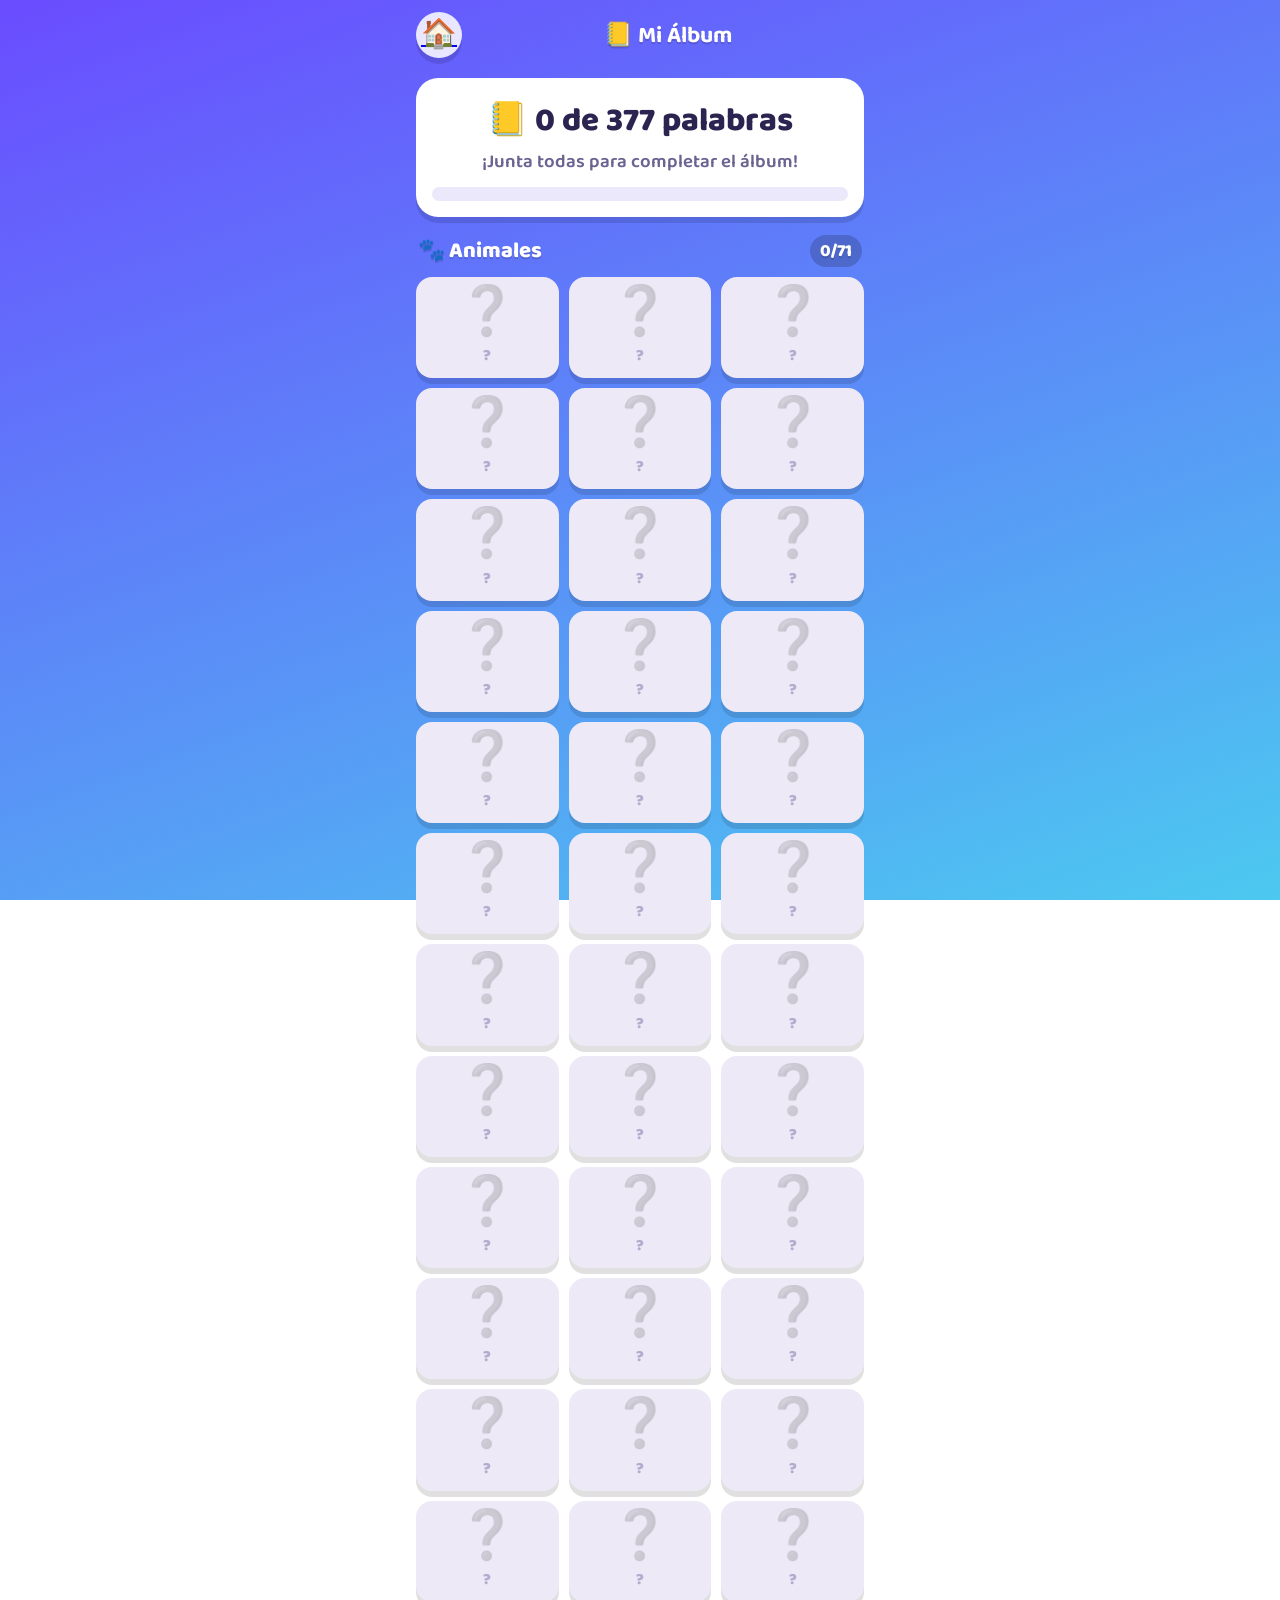
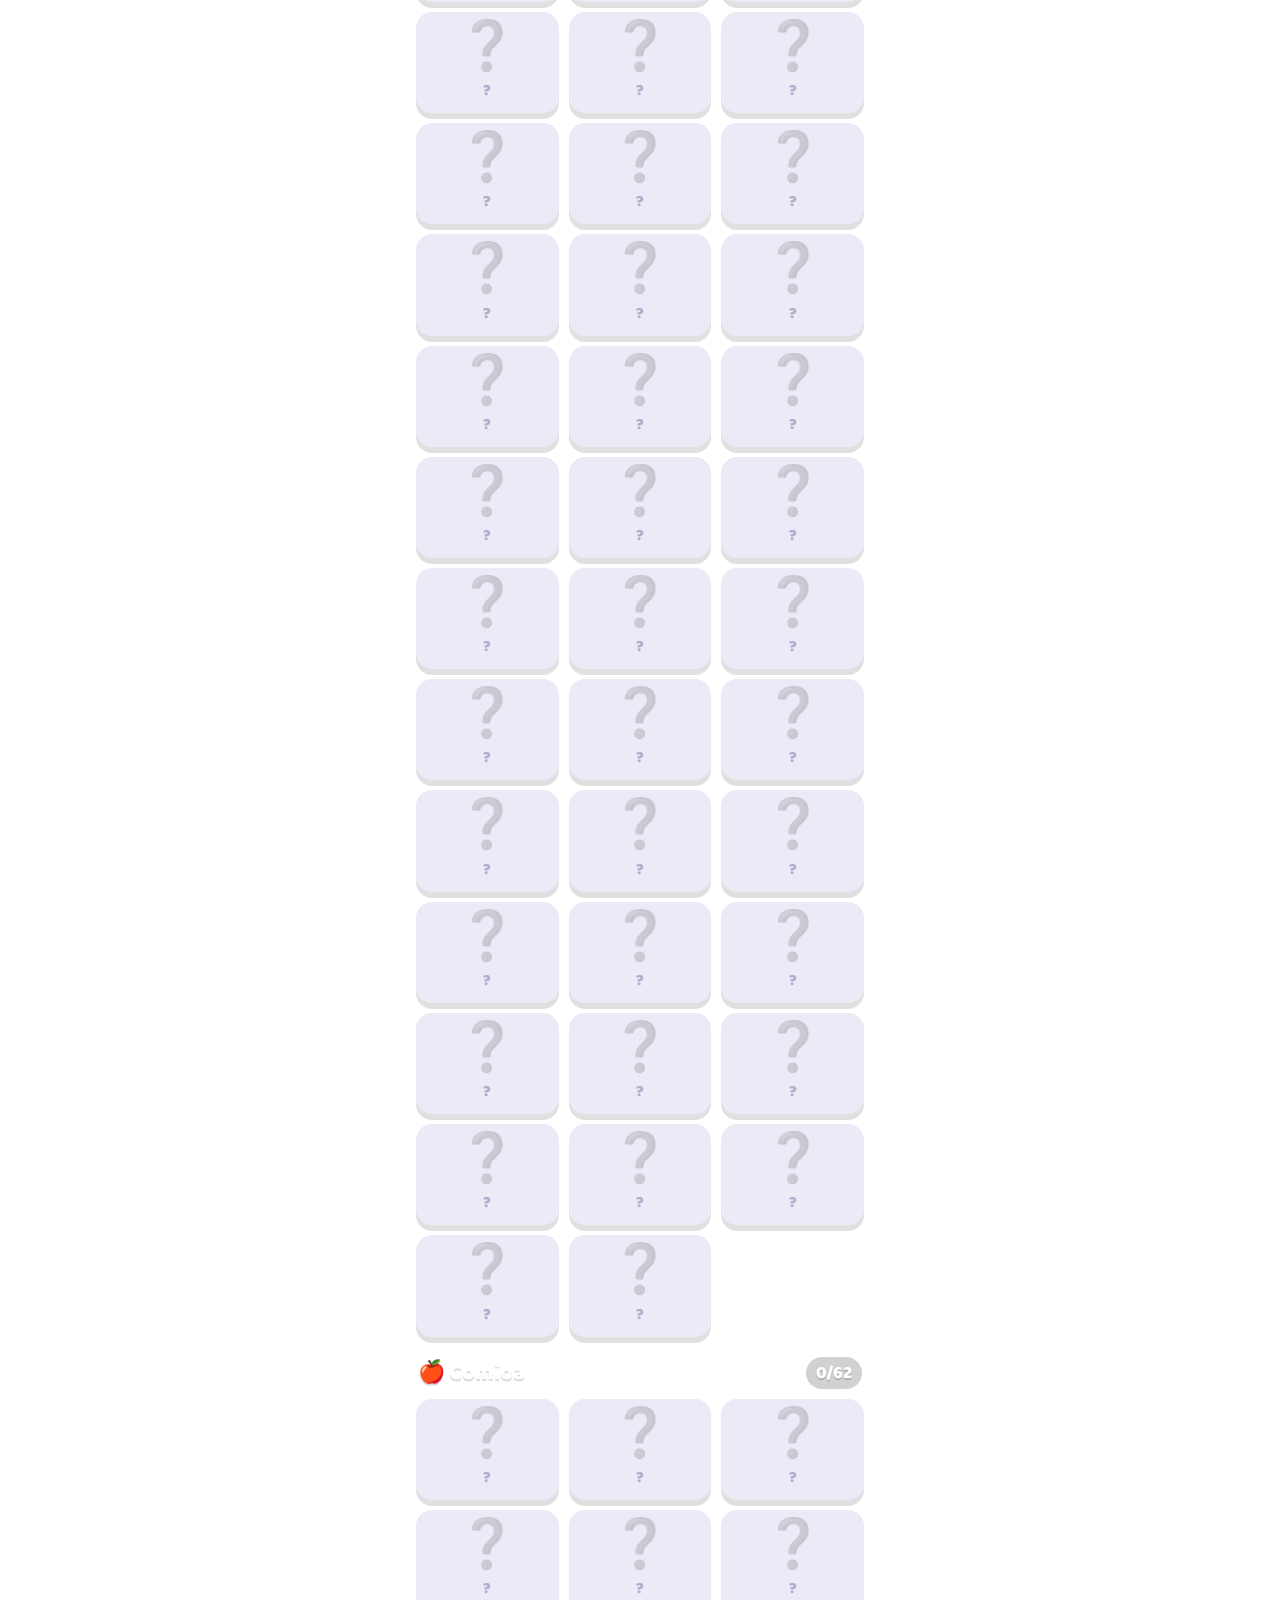
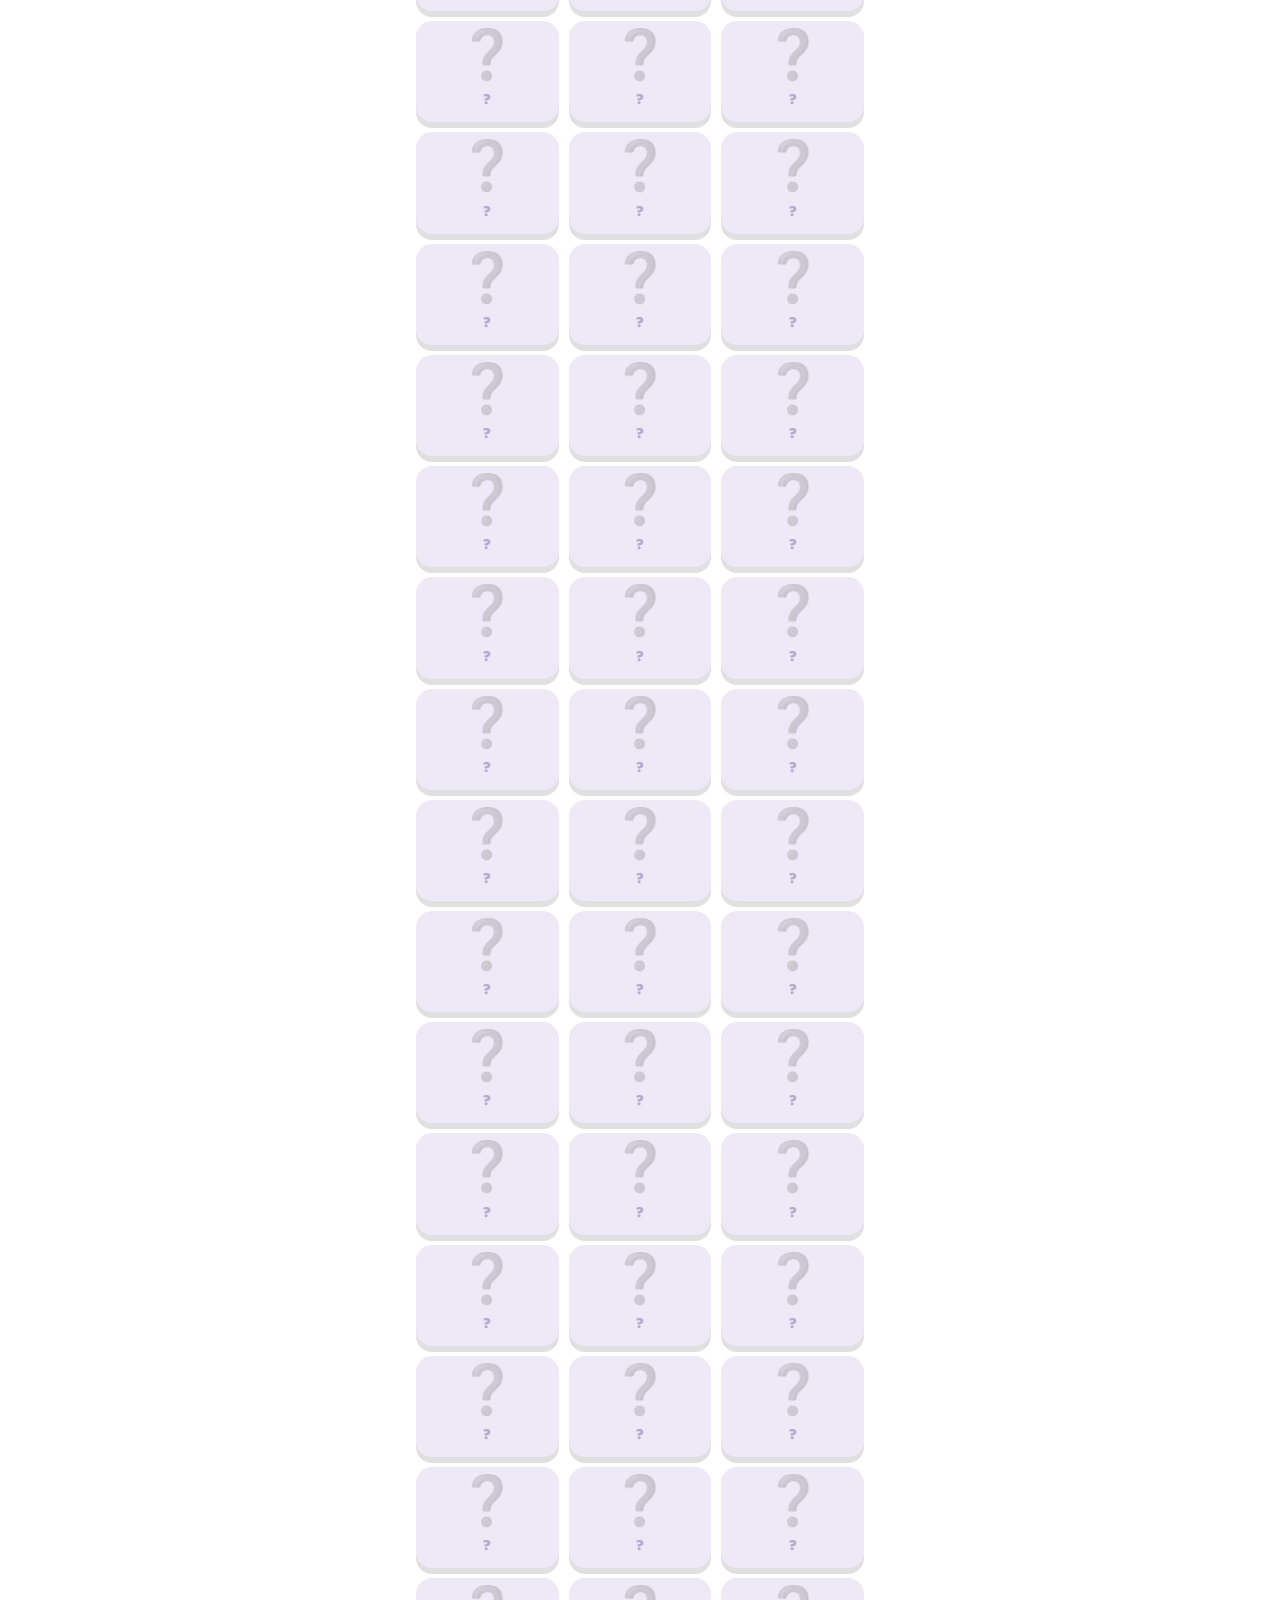
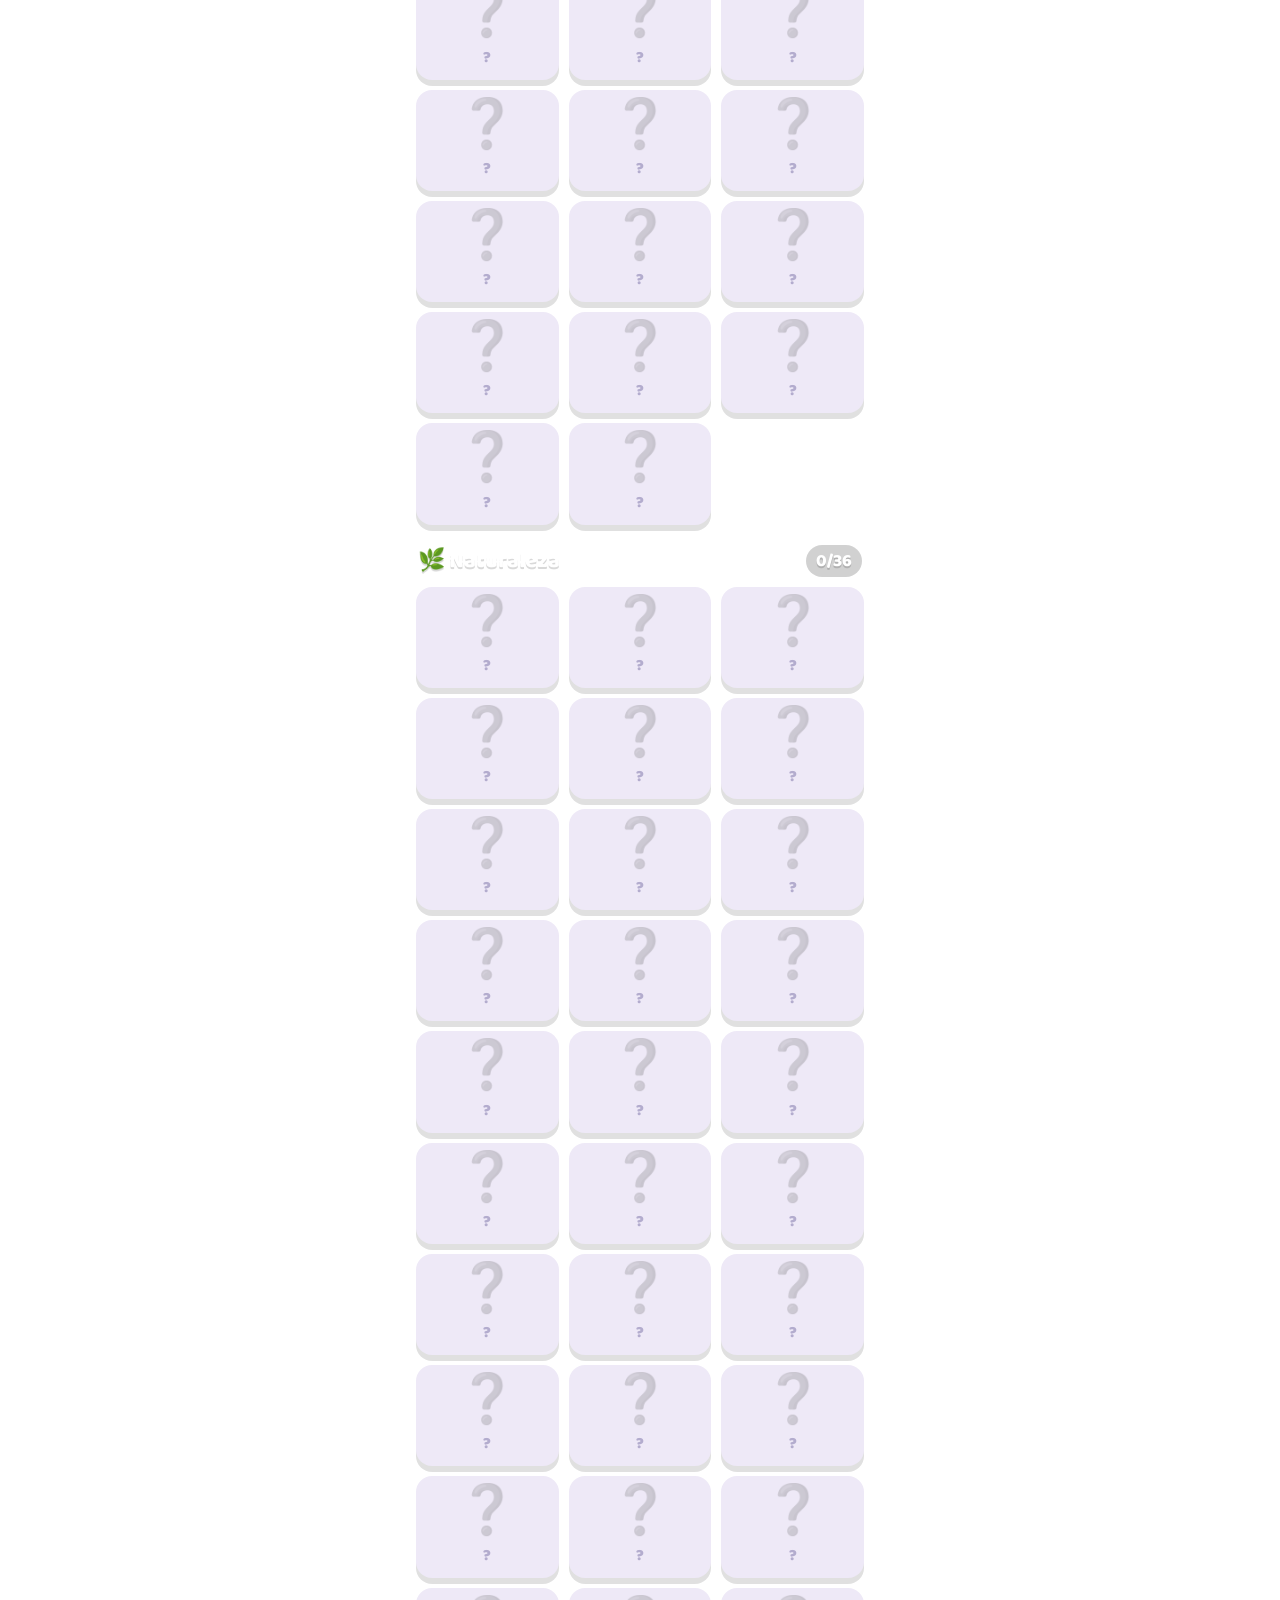
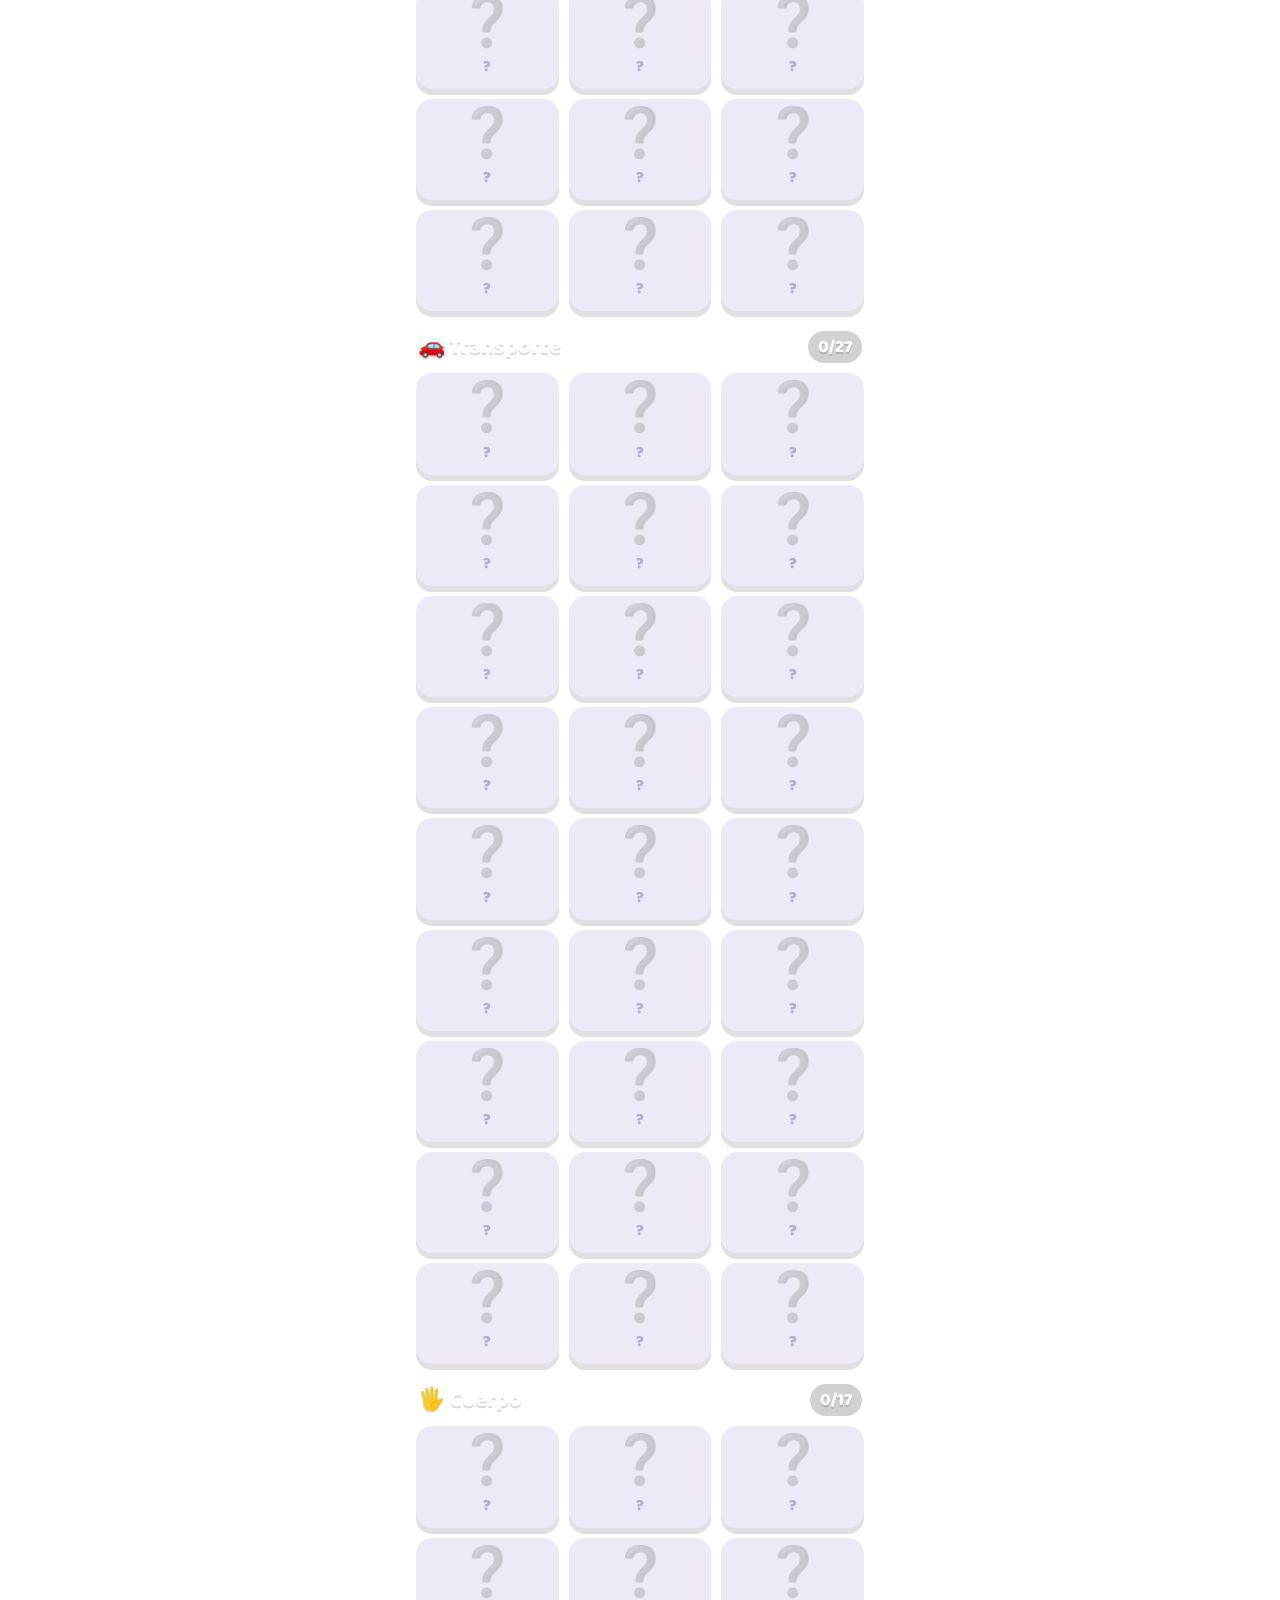
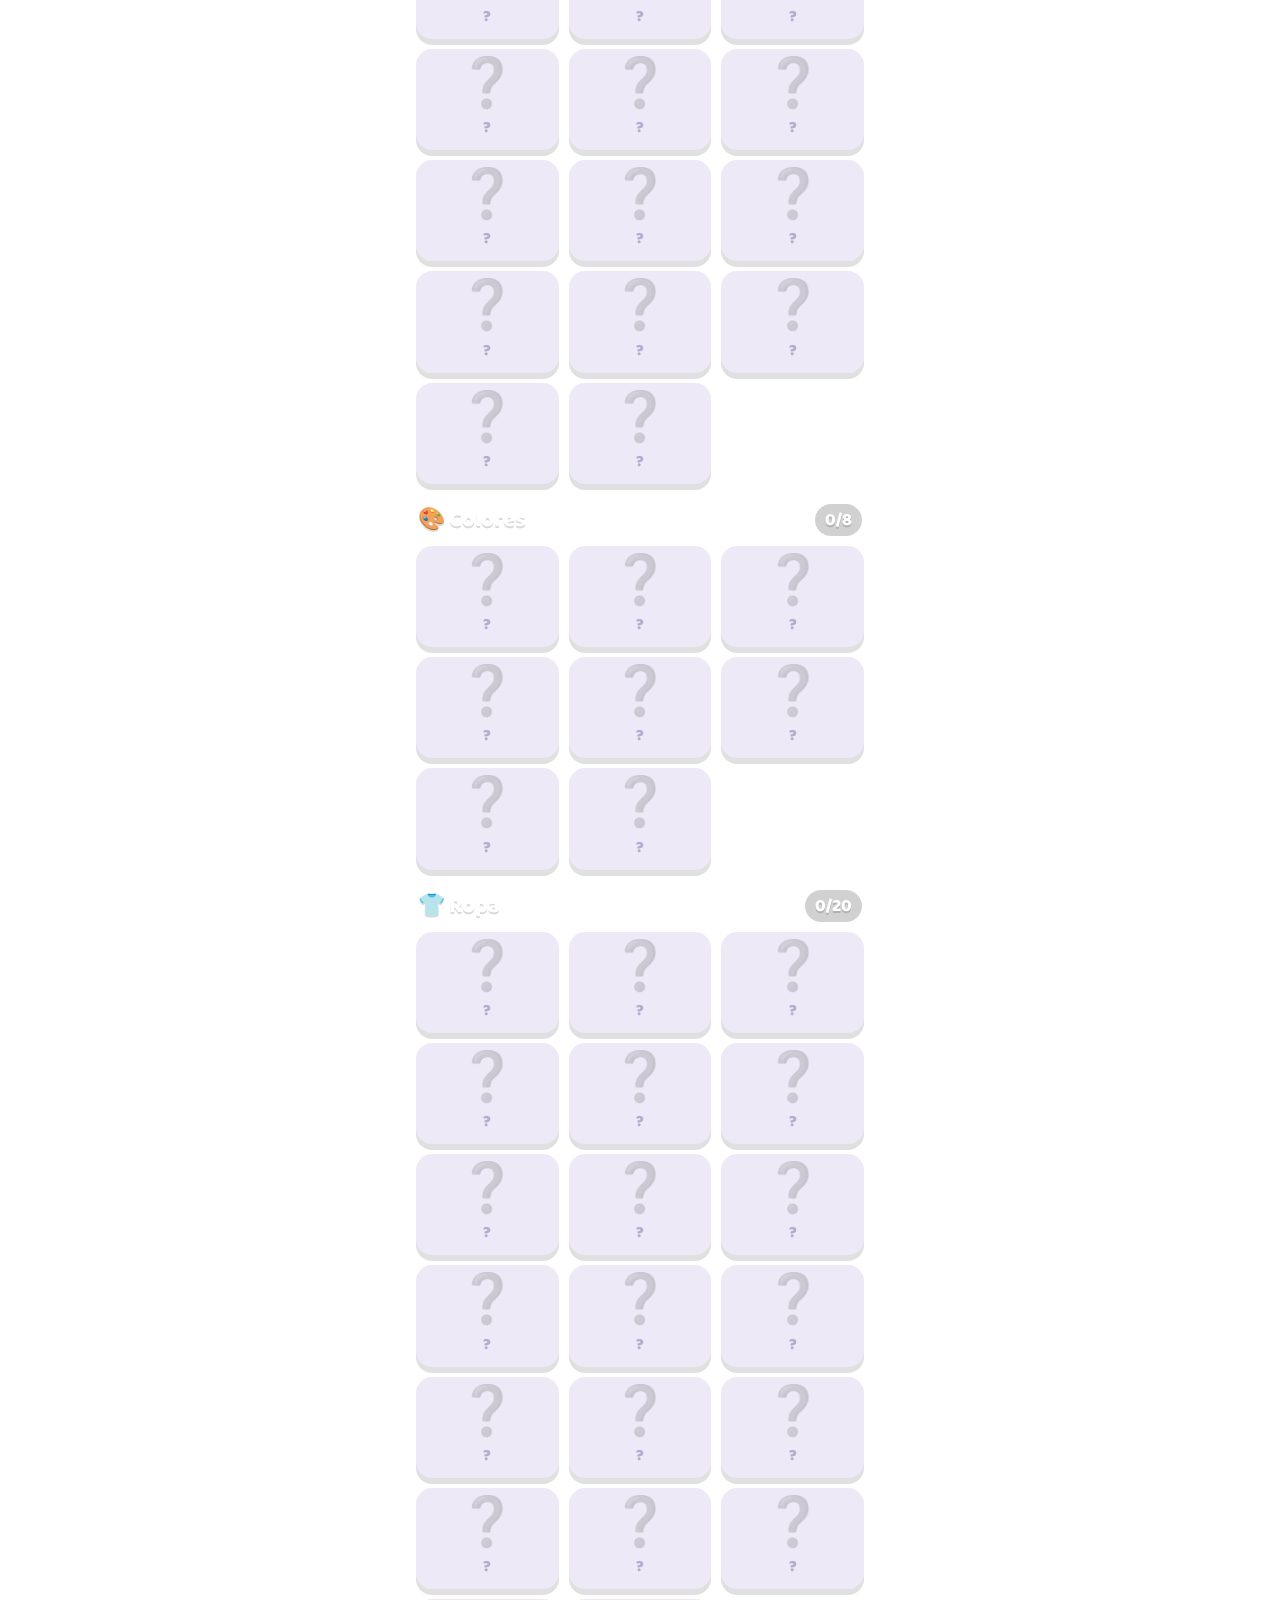
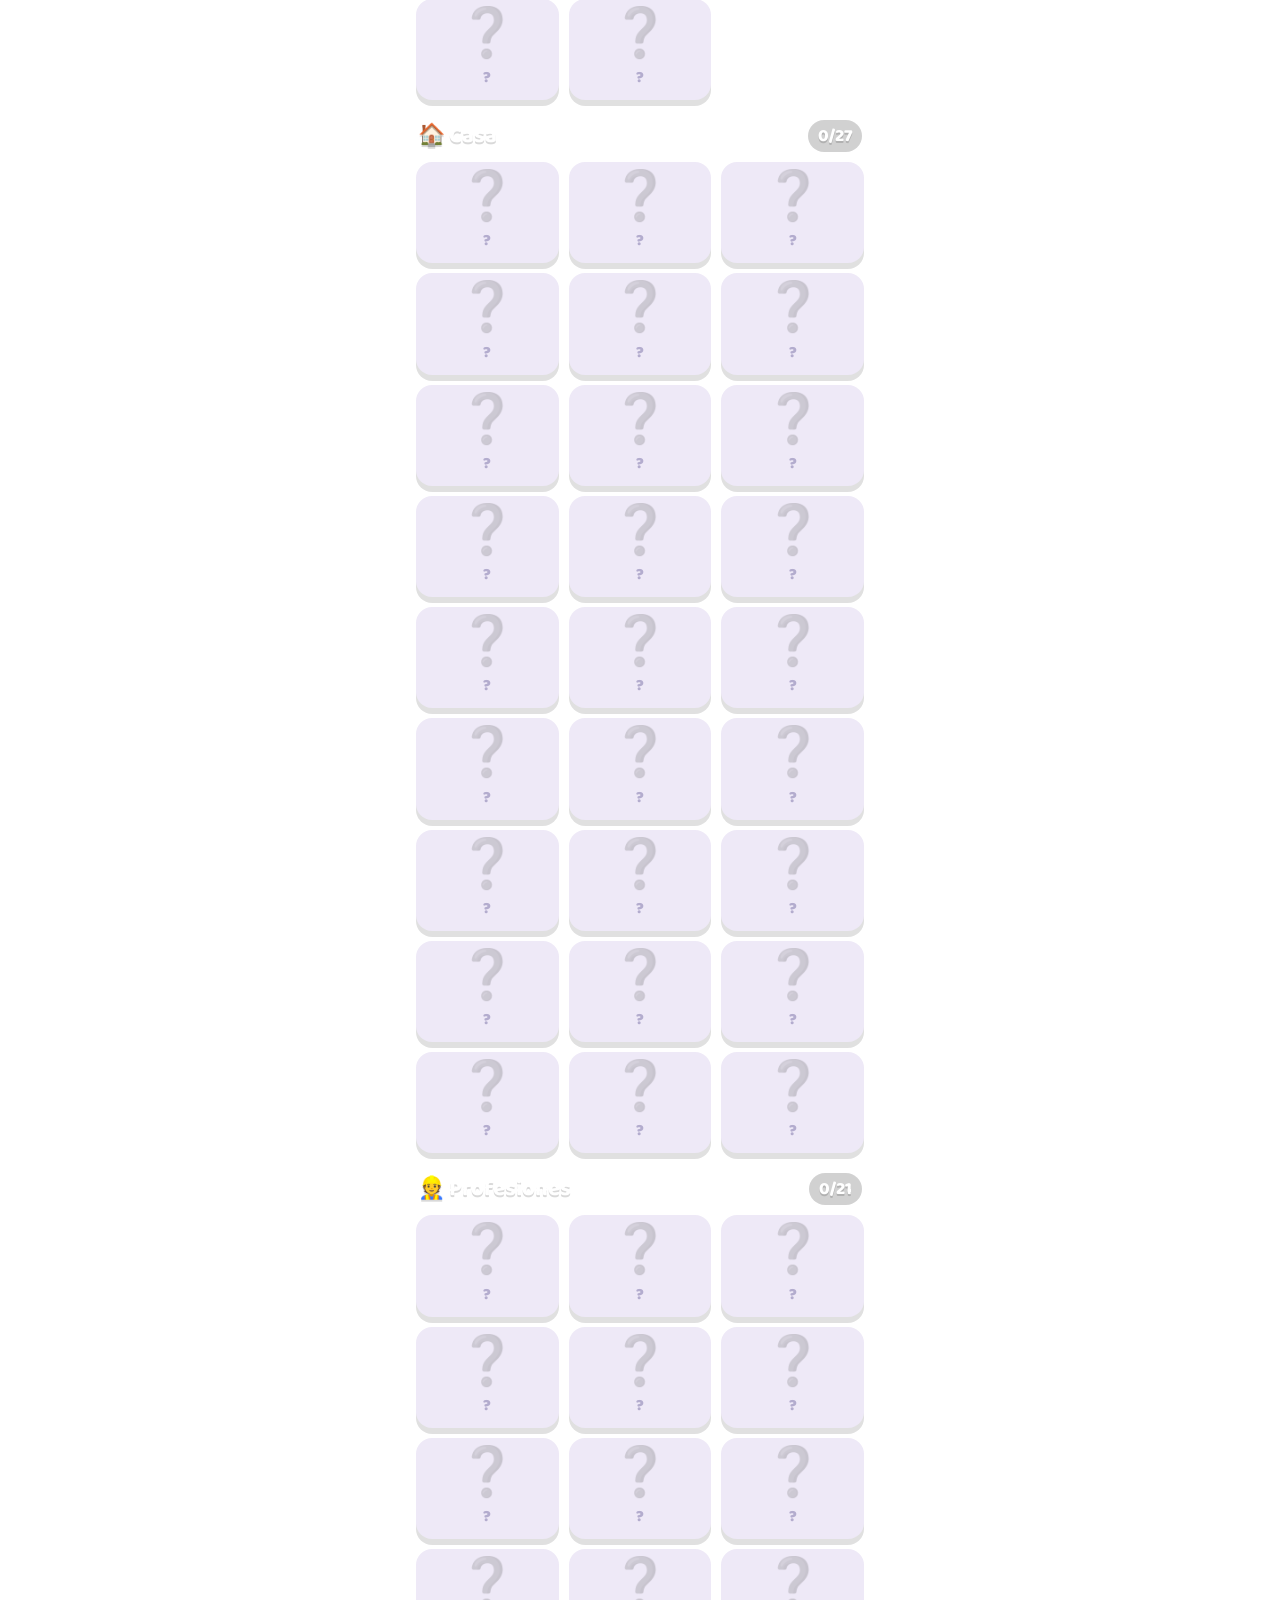
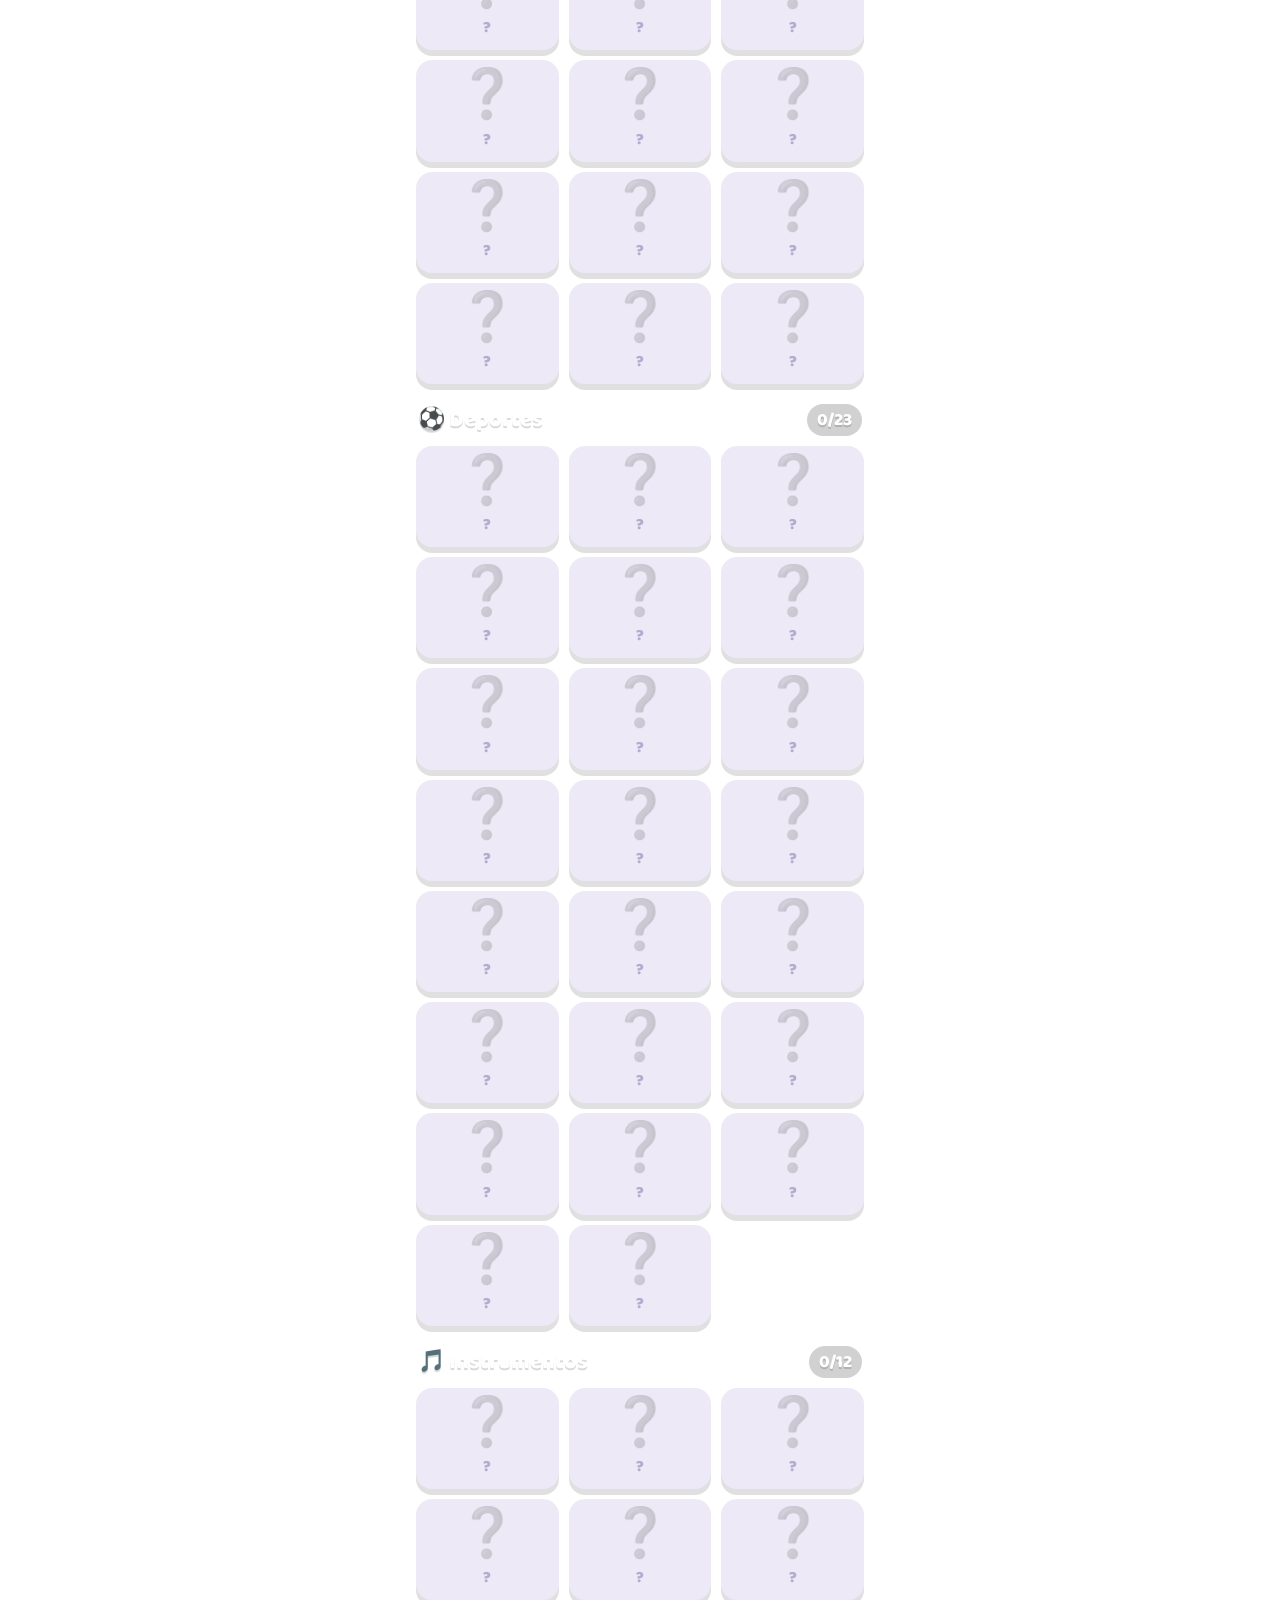
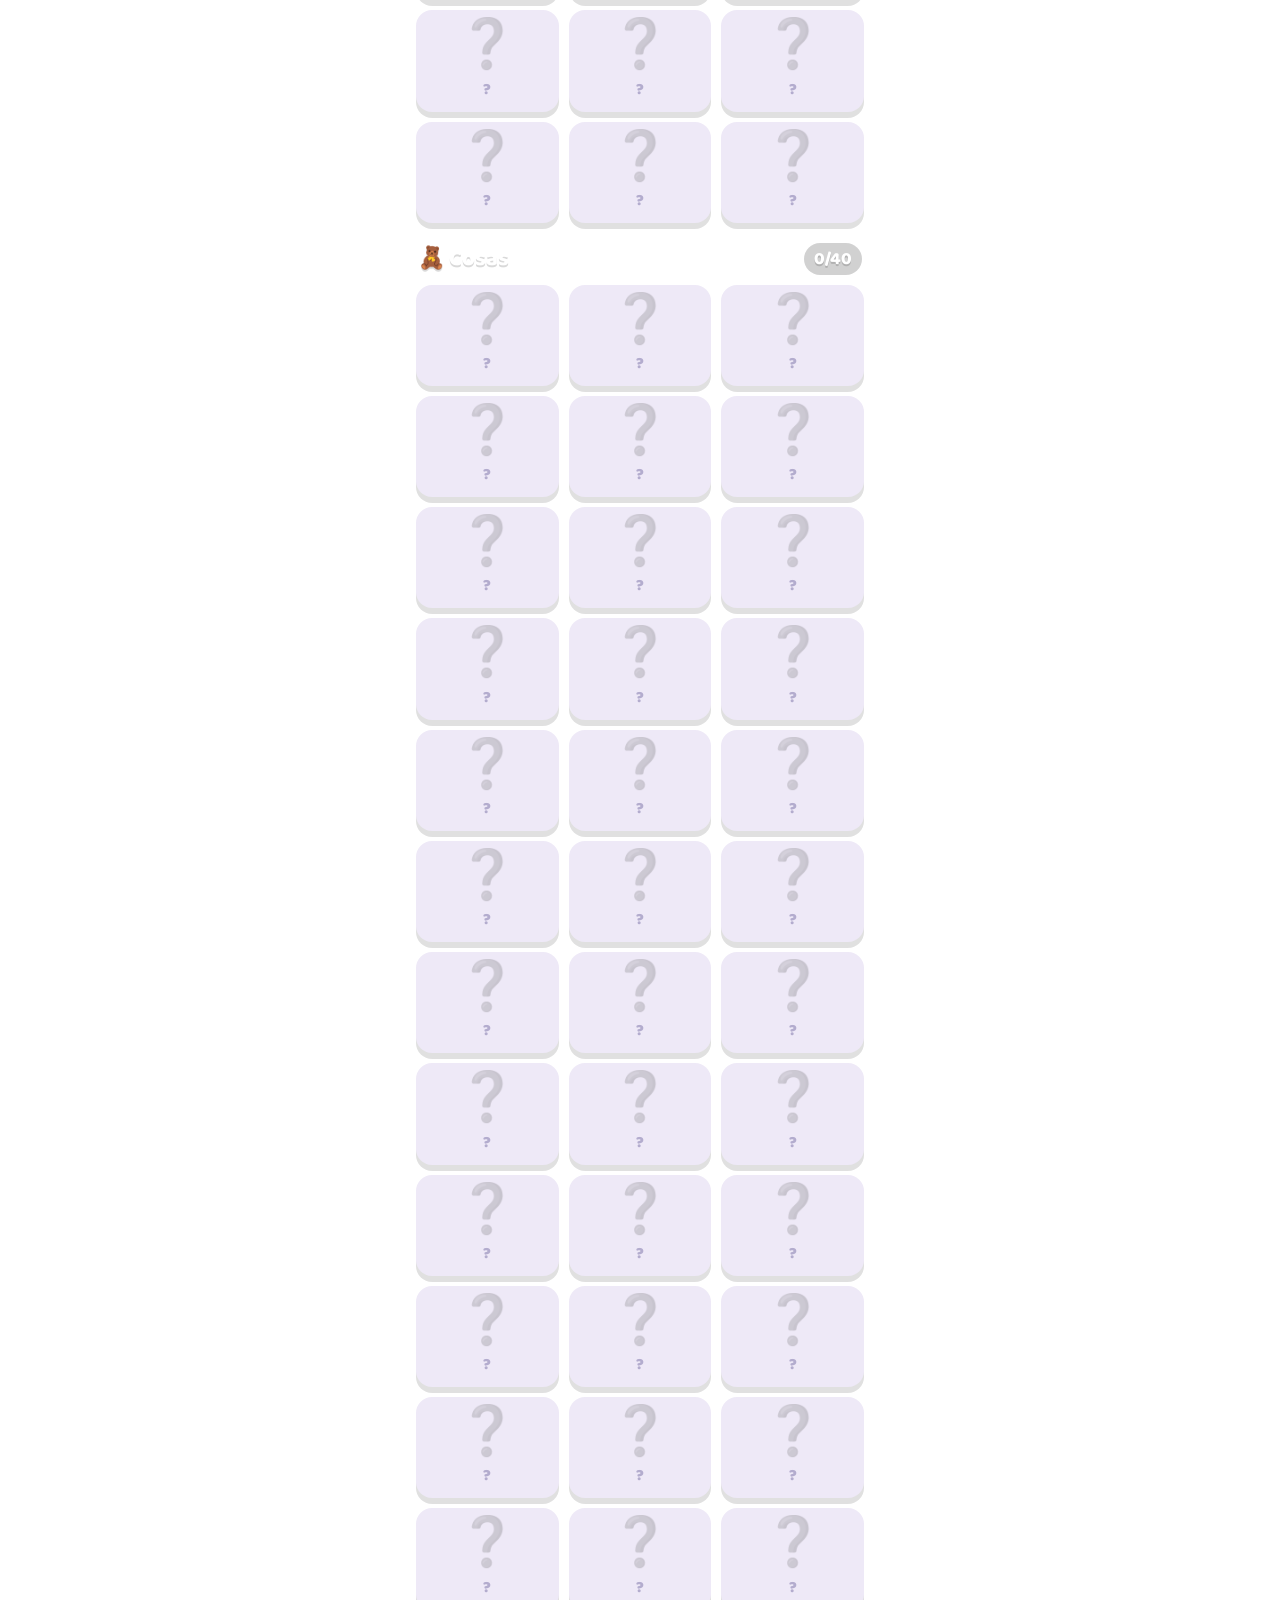
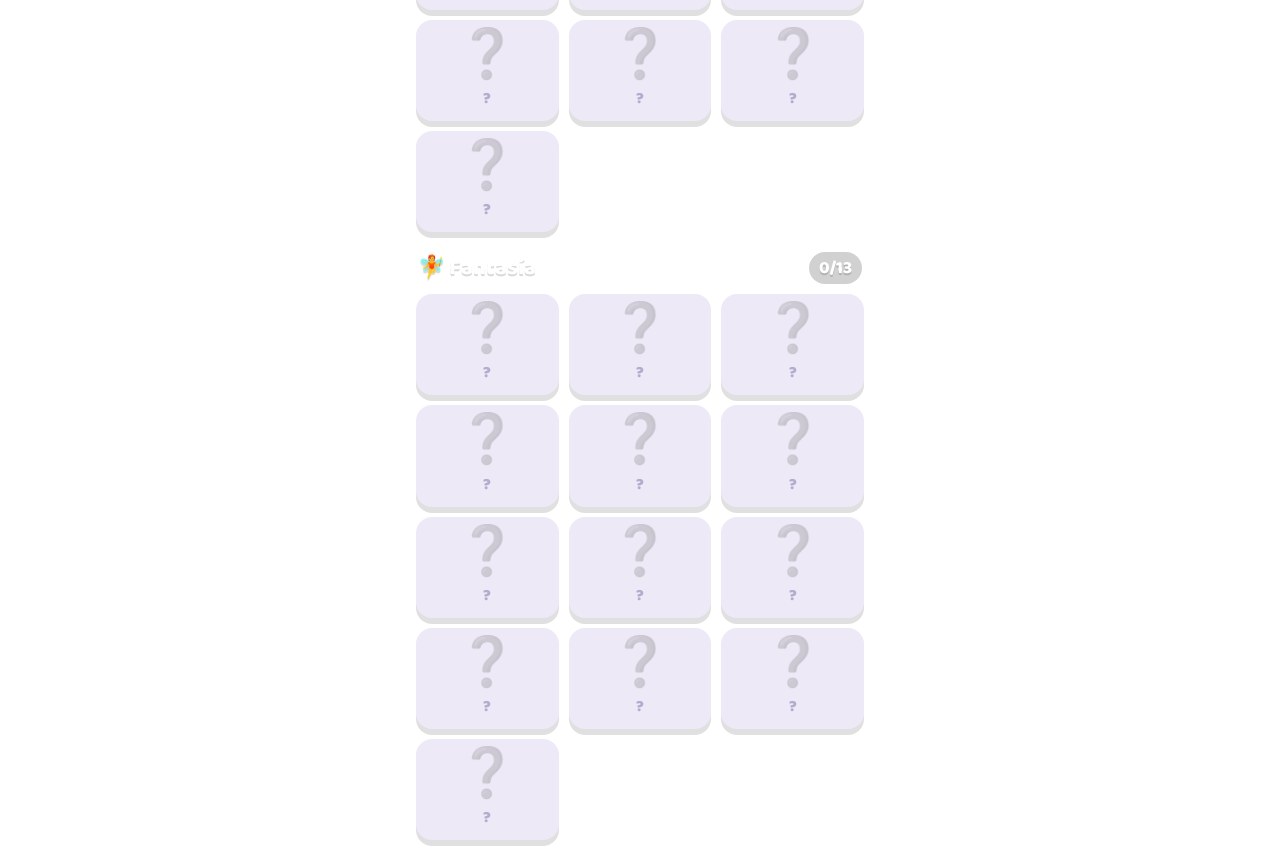
<file: album.html>
<!DOCTYPE html>
<html lang="es">
<head>
  <meta charset="UTF-8" />
  <meta name="viewport" content="width=device-width, initial-scale=1, maximum-scale=1, user-scalable=no, viewport-fit=cover" />
  <meta name="theme-color" content="#6a4cff" />
  <meta name="description" content="Tu álbum de palabras de JuegaPalabras: juntá los stickers de cada palabra que aprendés." />
  <link rel="icon" href="favicon.png" type="image/png" />
  <link rel="apple-touch-icon" href="apple-touch-icon.png" />
  <link rel="manifest" href="manifest.json" />
  <meta name="mobile-web-app-capable" content="yes" />
  <meta name="apple-mobile-web-app-capable" content="yes" />
  <meta name="apple-mobile-web-app-status-bar-style" content="black-translucent" />
  <meta name="apple-mobile-web-app-title" content="JuegaPalabras" />
  <meta property="og:type" content="website" />
  <meta property="og:title" content="JuegaPalabras 🎈" />
  <meta property="og:description" content="Juegos para que chicos aprendan vocabulario y ortografía en español, jugando con emojis." />
  <meta property="og:image" content="https://federico-duppa.github.io/juegapalabras/og-image.png" />
  <meta property="og:url" content="https://federico-duppa.github.io/juegapalabras/album.html" />
  <meta name="twitter:card" content="summary_large_image" />
  <meta name="twitter:image" content="https://federico-duppa.github.io/juegapalabras/og-image.png" />
  <script src="js/sw-register.js"></script>
  <title>📒 Mi Álbum</title>
  <link rel="preconnect" href="https://fonts.googleapis.com" />
  <link href="https://fonts.googleapis.com/css2?family=Baloo+2:wght@600;800&display=swap" rel="stylesheet" />
  <link rel="stylesheet" href="css/main.css" />
  <style>
    .summary {
      background: #fff; border-radius: var(--radius); box-shadow: var(--shadow);
      padding: 16px; text-align: center; margin: 8px 0 16px;
    }
    .summary .big { font-size: 1.5rem; font-weight: 800; }
    .summary .sub { color: #6b6391; font-weight: 600; font-size: 0.85rem; }
    .summary .bar { height: 14px; border-radius: 999px; background: #ece8fb; overflow: hidden; margin-top: 10px; }
    .summary .bar > span { display: block; height: 100%; background: linear-gradient(90deg, var(--green), var(--blue)); border-radius: 999px; }

    .cat-block { margin-bottom: 18px; }
    .cat-head {
      display: flex; align-items: center; gap: 8px;
      color: #fff; font-weight: 800; margin: 0 2px 8px;
      text-shadow: 0 2px 0 rgba(0,0,0,0.15);
    }
    .cat-head .count {
      margin-left: auto; font-size: 0.8rem; background: rgba(0,0,0,0.18);
      padding: 2px 10px; border-radius: 999px;
    }
    .grid { display: grid; grid-template-columns: repeat(3, 1fr); gap: 10px; }
    .sticker {
      background: #fff; border-radius: 16px; box-shadow: var(--shadow);
      padding: 10px 6px; text-align: center;
    }
    .sticker .emo { font-size: 2.2rem; line-height: 1.1; }
    .sticker .w { font-size: 0.72rem; font-weight: 800; margin-top: 3px; color: var(--ink); word-break: break-word; }
    .sticker.locked { background: #eee9f7; }
    .sticker.locked .emo { filter: grayscale(1) opacity(0.25); }
    .sticker.locked .emo::after { content: "❓"; }
    .sticker.locked .w { color: #b3acce; }
    .sticker.locked .emo { font-size: 2.2rem; }
  </style>
</head>
<body>
  <main class="app">
    <header class="topbar">
      <a class="icon-btn" href="index.html" aria-label="Volver">🏠</a>
      <h1>📒 Mi Álbum</h1>
    </header>

    <section class="summary" id="summary"></section>
    <div id="cats"></div>
  </main>

  <script src="js/words.js"></script>
  <script src="js/analytics-config.js"></script>
  <script src="js/analytics.js"></script>
  <script src="js/progress.js"></script>
  <script>
    Analytics.init();
    Progress.load();
    const total = WORDS.length;
    const got = Progress.wordCount();
    document.getElementById("summary").innerHTML = `
      <div class="big">📒 ${got} de ${total} palabras</div>
      <div class="sub">¡Junta todas para completar el álbum!</div>
      <div class="bar"><span style="width:${total ? Math.round(got / total * 100) : 0}%"></span></div>
    `;

    const byCat = {};
    WORDS.forEach((w) => { (byCat[w.c] ||= []).push(w); });

    document.getElementById("cats").innerHTML = CATEGORIES.map((cat) => {
      const list = byCat[cat.key] || [];
      const earned = list.filter((w) => Progress.hasWord(w.w)).length;
      const cards = list.map((w) => {
        const has = Progress.hasWord(w.w);
        return `<div class="sticker ${has ? "" : "locked"}">
          <div class="emo">${has ? w.e : ""}</div>
          <div class="w">${has ? w.w : "?"}</div>
        </div>`;
      }).join("");
      return `<section class="cat-block">
        <div class="cat-head">${cat.emoji} ${cat.label} <span class="count">${earned}/${list.length}</span></div>
        <div class="grid">${cards}</div>
      </section>`;
    }).join("");
  </script>
</body>
</html>
</file>
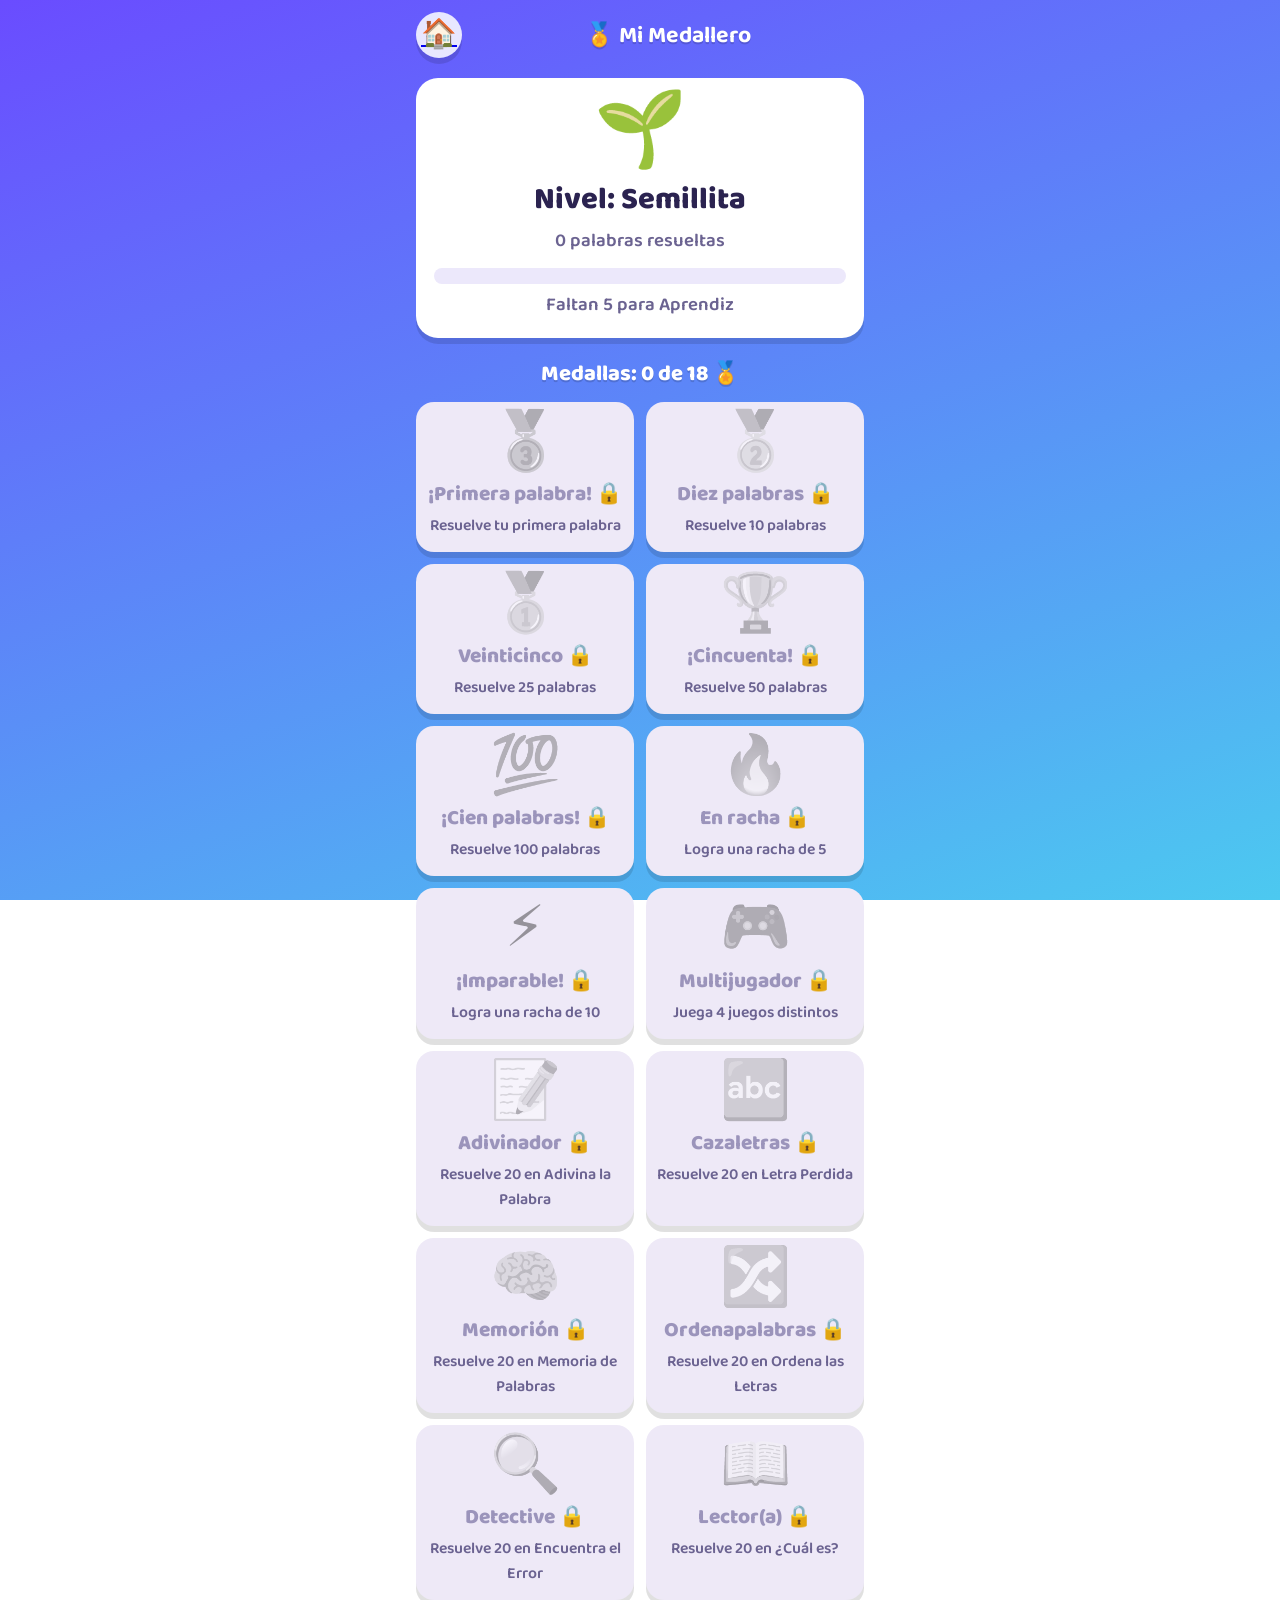
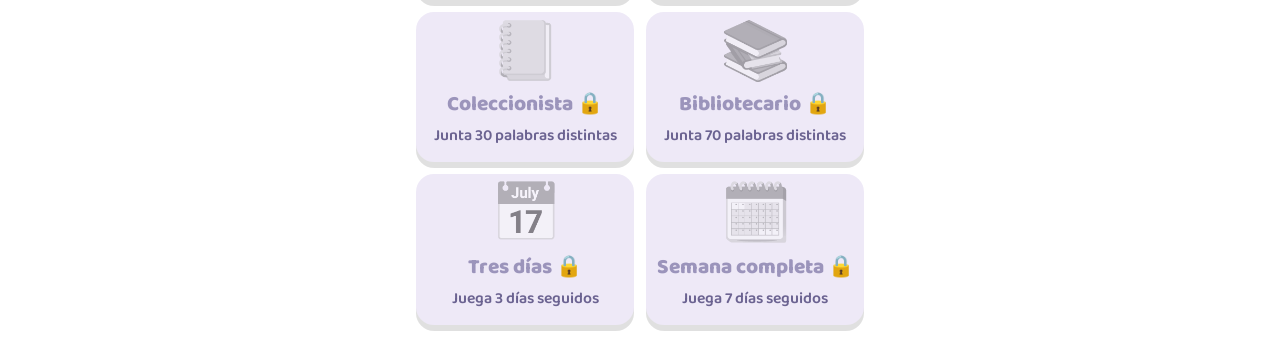
<file: medallas.html>
<!DOCTYPE html>
<html lang="es">
<head>
  <meta charset="UTF-8" />
  <meta name="viewport" content="width=device-width, initial-scale=1, maximum-scale=1, user-scalable=no, viewport-fit=cover" />
  <meta name="theme-color" content="#6a4cff" />
  <meta name="description" content="Tu medallero de JuegaPalabras: nivel, progreso y medallas que vas ganando." />
  <link rel="icon" href="favicon.png" type="image/png" />
  <link rel="apple-touch-icon" href="apple-touch-icon.png" />
  <link rel="manifest" href="manifest.json" />
  <meta name="mobile-web-app-capable" content="yes" />
  <meta name="apple-mobile-web-app-capable" content="yes" />
  <meta name="apple-mobile-web-app-status-bar-style" content="black-translucent" />
  <meta name="apple-mobile-web-app-title" content="JuegaPalabras" />
  <meta property="og:type" content="website" />
  <meta property="og:title" content="JuegaPalabras 🎈" />
  <meta property="og:description" content="Juegos para que chicos aprendan vocabulario y ortografía en español, jugando con emojis." />
  <meta property="og:image" content="https://federico-duppa.github.io/juegapalabras/og-image.png" />
  <meta property="og:url" content="https://federico-duppa.github.io/juegapalabras/medallas.html" />
  <meta name="twitter:card" content="summary_large_image" />
  <meta name="twitter:image" content="https://federico-duppa.github.io/juegapalabras/og-image.png" />
  <script src="js/sw-register.js"></script>
  <title>🏅 Medallero</title>
  <link rel="preconnect" href="https://fonts.googleapis.com" />
  <link href="https://fonts.googleapis.com/css2?family=Baloo+2:wght@600;800&display=swap" rel="stylesheet" />
  <link rel="stylesheet" href="css/main.css" />
  <style>
    .level-card {
      background: #fff; border-radius: var(--radius);
      box-shadow: var(--shadow); padding: 18px; text-align: center;
      margin: 8px 0 18px;
    }
    .level-card .lvl-emoji { font-size: 3.4rem; line-height: 1; }
    .level-card .lvl-name { font-size: 1.4rem; font-weight: 800; margin: 4px 0 2px; }
    .level-card .lvl-sub { font-size: 0.85rem; color: #6b6391; font-weight: 600; }
    .bar {
      height: 16px; border-radius: 999px; background: #ece8fb;
      overflow: hidden; margin: 12px 0 6px;
    }
    .bar > span {
      display: block; height: 100%;
      background: linear-gradient(90deg, var(--green), var(--blue));
      border-radius: 999px; transition: width 0.5s ease;
    }
    .count-line {
      text-align: center; color: #fff; font-weight: 800;
      margin: 0 0 10px; text-shadow: 0 2px 0 rgba(0,0,0,0.15);
    }
    .medals {
      display: grid; grid-template-columns: 1fr 1fr; gap: 12px;
      padding-bottom: 20px;
    }
    .medal {
      background: #fff; border-radius: 18px; box-shadow: var(--shadow);
      padding: 14px 10px; text-align: center;
    }
    .medal .m-emoji { font-size: 2.6rem; line-height: 1; }
    .medal .m-name { font-weight: 800; font-size: 0.95rem; margin: 4px 0 2px; }
    .medal .m-desc { font-size: 0.72rem; color: #6b6391; font-weight: 600; }
    .medal.locked { background: #eee9f7; }
    .medal.locked .m-emoji { filter: grayscale(1) opacity(0.45); }
    .medal.locked .m-name::after { content: " 🔒"; }
    .medal.locked .m-name { color: #9b94bb; }
  </style>
</head>
<body>
  <main class="app">
    <header class="topbar">
      <a class="icon-btn" href="index.html" aria-label="Volver">🏠</a>
      <h1>🏅 Mi Medallero</h1>
    </header>

    <section class="level-card" id="level-card"></section>
    <p class="count-line" id="count-line"></p>
    <section class="medals" id="medals"></section>
  </main>

  <script src="js/words.js"></script>
  <script src="js/analytics-config.js"></script>
  <script src="js/analytics.js"></script>
  <script src="js/progress.js"></script>
  <script>
    Analytics.init();
    Progress.load();
    const lv = Progress.level();

    document.getElementById("level-card").innerHTML = `
      <div class="lvl-emoji">${lv.emoji}</div>
      <div class="lvl-name">Nivel: ${lv.name}</div>
      <div class="lvl-sub">${lv.stars} palabra${lv.stars === 1 ? "" : "s"} resueltas</div>
      <div class="bar"><span style="width:${Math.round(lv.progress * 100)}%"></span></div>
      <div class="lvl-sub">${lv.isMax ? "¡Nivel máximo! 👑" : `Faltan ${lv.toNext} para ${lv.nextName}`}</div>
    `;

    document.getElementById("count-line").textContent =
      `Medallas: ${Progress.medalsEarnedCount()} de ${Progress.medalsTotal()} 🏅`;

    document.getElementById("medals").innerHTML = Progress.medals().map((m) => `
      <div class="medal ${m.earned ? "" : "locked"}">
        <div class="m-emoji">${m.emoji}</div>
        <div class="m-name">${m.name}</div>
        <div class="m-desc">${m.desc}</div>
      </div>
    `).join("");
  </script>
</body>
</html>
</file>
<file: css/main.css>
/* ===== Base mobile-first vertical, para chicos ===== */
:root {
  --bg1: #6a4cff;
  --bg2: #4cc9f0;
  --card: #ffffff;
  --ink: #2b2350;
  --pink: #ff5d8f;
  --yellow: #ffd166;
  --green: #06d6a0;
  --blue: #4cc9f0;
  --purple: #b388ff;
  --shadow: 0 6px 0 rgba(0, 0, 0, 0.12);
  --radius: 22px;
  font-size: clamp(16px, 4.4vw, 22px);
}

* { box-sizing: border-box; -webkit-tap-highlight-color: transparent; }

html, body {
  margin: 0;
  height: 100%;
  overscroll-behavior: none;
}

body {
  font-family: "Baloo 2", "Trebuchet MS", "Segoe UI", system-ui, sans-serif;
  color: var(--ink);
  background: linear-gradient(160deg, var(--bg1), var(--bg2));
  background-attachment: fixed;
  min-height: 100dvh;
  display: flex;
  flex-direction: column;
  align-items: center;
  user-select: none;
  -webkit-user-select: none;
}

/* Contenedor angosto tipo celular */
.app {
  width: 100%;
  max-width: 480px;
  flex: 1;
  display: flex;
  flex-direction: column;
  padding: env(safe-area-inset-top) 16px env(safe-area-inset-bottom);
}

/* Botones grandes para dedos chiquitos */
.btn {
  border: none;
  border-radius: var(--radius);
  padding: 16px 22px;
  font: inherit;
  font-weight: 800;
  color: var(--ink);
  background: var(--yellow);
  box-shadow: var(--shadow);
  cursor: pointer;
  transition: transform 0.06s ease, box-shadow 0.06s ease, filter 0.1s;
  touch-action: manipulation;
}
.btn:active { transform: translateY(4px); box-shadow: 0 2px 0 rgba(0,0,0,0.12); }
.btn:disabled { filter: grayscale(0.5) opacity(0.55); cursor: default; }

.btn-primary { background: var(--green); color: #053d2c; }
.btn-pink { background: var(--pink); color: #fff; }
.btn-ghost { background: rgba(255,255,255,0.85); }

/* Encabezado con botón volver y mute */
.topbar {
  display: flex;
  align-items: center;
  gap: 10px;
  padding: 12px 0;
}
.icon-btn {
  width: 46px; height: 46px;
  border: none; border-radius: 50%;
  background: rgba(255,255,255,0.85);
  box-shadow: var(--shadow);
  font-size: 1.3rem; line-height: 1;
  display: grid; place-items: center;
  cursor: pointer; touch-action: manipulation;
}
.icon-btn:active { transform: translateY(3px); }
.topbar .spacer { flex: 0; }
.topbar h1 {
  font-size: 1.05rem; margin: 0; color: #fff; text-shadow: 0 2px 0 rgba(0,0,0,0.15);
  flex: 1; min-width: 0; text-align: center;
  white-space: nowrap; overflow: hidden; text-overflow: ellipsis;
}

/* Modo Aventura: brújula al lado del título + borde animado en la pantalla. */
.topbar h1 .adv-badge { margin-left: 6px; font-size: 0.95em; }
body.adventure .topbar h1 { animation: adv-glow 2.2s ease-in-out infinite; }
@keyframes adv-glow {
  0%, 100% { text-shadow: 0 2px 0 rgba(0,0,0,0.15); }
  50% { text-shadow: 0 2px 0 rgba(0,0,0,0.15), 0 0 12px rgba(255,209,102,0.95); }
}

/* Botón claro de volver al menú (en cada juego) */
.btn-menu {
  display: inline-flex; align-items: center; gap: 6px; flex-shrink: 0;
  border: none; border-radius: 999px; background: #fff; color: var(--ink);
  font: inherit; font-weight: 800; font-size: 0.85rem;
  padding: 9px 14px; box-shadow: var(--shadow); cursor: pointer; text-decoration: none;
  touch-action: manipulation;
}
.btn-menu:active { transform: translateY(2px); box-shadow: 0 2px 0 rgba(0,0,0,0.12); }

/* Bonus en el festejo: subida de nivel y medallas (compartido entre juegos) */
.bonus { margin: 0 0 14px; }
.bonus:empty { display: none; }
.lvl-up, .medal-win {
  font-weight: 800;
  border-radius: 14px;
  padding: 9px 12px;
  margin-top: 8px;
  animation: popin 0.4s ease;
}
.lvl-up { background: var(--purple); color: #2b1a55; }
.medal-win { background: var(--yellow); color: #5a4500; }

/* Brillo del botón de pista cuando el jugador está trabado (inactividad) */
.glow { animation: glow-pulse 1.05s ease-in-out infinite; }
@keyframes glow-pulse {
  0%, 100% { box-shadow: var(--shadow); transform: translateY(0) scale(1); }
  50% { box-shadow: 0 0 0 5px rgba(255, 209, 102, 0.7), var(--shadow); transform: translateY(-1px) scale(1.05); }
}
@keyframes popin {
  0% { transform: scale(0.5); opacity: 0; }
  70% { transform: scale(1.1); }
  100% { transform: scale(1); opacity: 1; }
}
</file>
<file: games/cual-es/style.css>
/* ===== ¿Cuál es? (lee la palabra, toca el dibujo) ===== */
.game { flex: 1; display: flex; flex-direction: column; }

.stats { display: flex; gap: 10px; justify-content: center; margin: 4px 0 6px; }
.chip {
  background: rgba(255,255,255,0.9);
  border-radius: 999px;
  padding: 7px 16px;
  font-weight: 800;
  box-shadow: var(--shadow);
  font-size: 0.95rem;
}

/* La pista es la PALABRA: pill grande, legible, en una sola línea (encoge en palabras
   largas como HELICÓPTERO para no envolver ni empujar la grilla). */
.clue { text-align: center; margin: 6px 0 2px; }
.word-clue {
  display: inline-block; max-width: 100%;
  background: rgba(255,255,255,0.96); color: var(--ink);
  border-radius: 18px; box-shadow: var(--shadow);
  padding: clamp(8px, 1.6dvh, 16px) clamp(14px, 4vw, 28px);
  font-weight: 800; letter-spacing: 1px; line-height: 1.05;
  font-size: clamp(1.4rem, min(8vw, 5dvh), 2.6rem);
  white-space: nowrap; overflow: hidden; text-overflow: clip;
  animation: pop 0.4s ease;
}
.hint-line {
  text-align: center; color: #fff; font-weight: 800; font-size: 0.92rem;
  text-shadow: 0 2px 0 rgba(0,0,0,0.15); margin: 8px 0 0;
}

/* Grilla 2×2 de dibujos. Celdas cuadradas acotadas por alto (dvh) para que las dos
   filas + palabra + pista entren en pantalla sin scroll (piso 375×667). */
.grid {
  display: grid; grid-template-columns: 1fr 1fr;
  gap: clamp(10px, 2.5vw, 16px);
  margin: clamp(8px, 2dvh, 16px) auto 6px;
  width: 100%; max-width: 420px;
}
.cell {
  border: none; border-radius: 22px; background: #fff; color: var(--ink);
  box-shadow: 0 6px 0 rgba(0,0,0,0.18);
  cursor: pointer; touch-action: manipulation;
  display: grid; place-items: center;
  aspect-ratio: 1 / 1;
  max-height: clamp(96px, 22dvh, 180px);
  font-size: clamp(2.4rem, 12dvh, 4.4rem);
  transition: transform 0.07s ease;
}
.cell:active:not(:disabled) { transform: scale(0.94); }
.cell.pressed { background: #d9ecff; }
.cell.wrong { background: #e9c9d4; opacity: 0.5; animation: shake 0.4s ease; }
.cell.dim { opacity: 0.4; pointer-events: none; }       /* opción anulada por pista */
.cell.correct { background: var(--green); }              /* destello del correcto al ganar */

.message {
  text-align: center; min-height: 24px;
  color: #fff; font-weight: 800; font-size: 1.05rem;
  text-shadow: 0 2px 0 rgba(0,0,0,0.15); margin: 6px 0 2px;
}

.actions { display: flex; gap: 10px; justify-content: center; margin: 10px 0; }
.actions .btn { padding: 12px 20px; font-size: 0.95rem; }

/* Overlay de festejo (mismo estilo que los otros juegos) */
.overlay {
  position: fixed; inset: 0;
  background: rgba(43, 35, 80, 0.55);
  backdrop-filter: blur(3px);
  display: none; place-items: center; z-index: 50; padding: 24px;
}
.overlay.show { display: grid; }
.celebrate {
  background: #fff; border-radius: 28px; padding: 26px 24px;
  text-align: center; box-shadow: 0 10px 0 rgba(0,0,0,0.18);
  animation: pop 0.35s ease; max-width: 360px; width: 100%;
}
.celebrate .big-emoji { font-size: 4.4rem; }
.celebrate .word {
  font-size: 2rem; font-weight: 800; letter-spacing: 2px;
  color: var(--ink); margin: 6px 0;
}
.celebrate .praise { font-size: 1.3rem; font-weight: 800; color: var(--pink); margin: 0 0 6px; }
.celebrate .btn { width: 100%; font-size: 1.2rem; }

@keyframes pop {
  0% { transform: scale(0.6); }
  70% { transform: scale(1.12); }
  100% { transform: scale(1); }
}
@keyframes shake {
  0%,100% { transform: translateX(0); }
  20% { transform: translateX(-9px); }
  40% { transform: translateX(9px); }
  60% { transform: translateX(-6px); }
  80% { transform: translateX(6px); }
}

/* ===== Encaje en la pantalla visible (PWA): sin scroll ===== */
html, body { height: 100dvh; overflow: hidden; }
.app {
  min-height: 0; overflow: auto;
  padding-bottom: max(env(safe-area-inset-bottom), 20px);
}
.game { min-height: 0; }
.topbar { padding: 6px 0; }
.stats { margin: 2px 0 4px; }
.clue { margin: 4px 0 0; }
</file>
<file: games/encuentra-error/style.css>
/* ===== Encuentra el Error ===== */
.game { flex: 1; display: flex; flex-direction: column; }

.stats { display: flex; gap: 10px; justify-content: center; margin: 4px 0 6px; }
.chip {
  background: rgba(255,255,255,0.9);
  border-radius: 999px;
  padding: 7px 16px;
  font-weight: 800;
  box-shadow: var(--shadow);
  font-size: 0.95rem;
}

.clue { text-align: center; margin: 6px 0 2px; }
.clue .emoji {
  font-size: 5.2rem; line-height: 1.1;
  filter: drop-shadow(0 6px 0 rgba(0,0,0,0.15));
  animation: pop 0.4s ease;
}
.clue .cat {
  display: inline-block; margin-top: 2px;
  color: #fff; font-weight: 700; font-size: 0.8rem;
  background: rgba(0,0,0,0.18); padding: 3px 12px; border-radius: 999px;
}

.hint-line {
  text-align: center; color: #fff; font-weight: 800; font-size: 0.92rem;
  text-shadow: 0 2px 0 rgba(0,0,0,0.15); margin: 8px 0 0;
}

/* Palabra con UN error: cada letra es una ficha tocable que gira al acertar. */
.word {
  display: flex; flex-wrap: nowrap; gap: clamp(4px, 1.5vw, 10px);
  justify-content: center; align-items: stretch; margin: 14px 0 6px; min-height: 0;
}
.tile {
  flex: 1 1 0; min-width: 0; max-width: 64px;
  height: clamp(58px, 13dvh, 86px);
  background: transparent; border: none; padding: 0;
  cursor: pointer; touch-action: manipulation;
  perspective: 600px;
  transition: transform 0.07s ease;
}
.tile:active:not(:disabled) { transform: scale(0.93); }
.tile .inner {
  display: block; position: relative; width: 100%; height: 100%;
  transform-style: preserve-3d;
  transition: transform 0.5s ease;
}
.tile.flipped .inner { transform: rotateY(180deg); }
.tile .face {
  position: absolute; inset: 0;
  display: grid; place-items: center;
  border-radius: 14px;
  font-size: clamp(1.3rem, 7vw, 2.5rem); font-weight: 800; color: var(--ink);
  backface-visibility: hidden; -webkit-backface-visibility: hidden;
  box-shadow: var(--shadow);
}
.tile .front { background: rgba(255,255,255,0.97); border: 3px solid transparent; }
.tile .back {
  background: var(--green); color: #053d2c; border: 3px solid #04b083;
  transform: rotateY(180deg);
}
/* Letra marcada como "esta está bien" (toque equivocado o pista). */
.tile.ok .front {
  background: #dcefe0; color: #4f8f63; opacity: 0.7;
  border-color: #b6e0c2;
}
.tile.pressed .front { background: #d9ecff; }

.message {
  text-align: center; min-height: 24px;
  color: #fff; font-weight: 800; font-size: 1.05rem;
  text-shadow: 0 2px 0 rgba(0,0,0,0.15); margin: 6px 0 2px;
}

.actions { display: flex; gap: 10px; justify-content: center; margin: 10px 0; }
.actions .btn { padding: 12px 20px; font-size: 0.95rem; }

/* Overlay de festejo (mismo estilo que los otros juegos) */
.overlay {
  position: fixed; inset: 0;
  background: rgba(43, 35, 80, 0.55);
  backdrop-filter: blur(3px);
  display: none; place-items: center; z-index: 50; padding: 24px;
}
.overlay.show { display: grid; }
.celebrate {
  background: #fff; border-radius: 28px; padding: 26px 24px;
  text-align: center; box-shadow: 0 10px 0 rgba(0,0,0,0.18);
  animation: pop 0.35s ease; max-width: 360px; width: 100%;
}
.celebrate .big-emoji { font-size: 4.4rem; }
.celebrate .word {
  font-size: 2rem; font-weight: 800; letter-spacing: 2px;
  color: var(--ink); margin: 6px 0; flex-wrap: wrap;
}
.celebrate .praise { font-size: 1.3rem; font-weight: 800; color: var(--pink); margin: 0 0 6px; }
.celebrate .btn { width: 100%; font-size: 1.2rem; }

@keyframes pop {
  0% { transform: scale(0.6); }
  70% { transform: scale(1.12); }
  100% { transform: scale(1); }
}

/* ===== Encaje en la pantalla visible (PWA): sin scroll ===== */
html, body { height: 100dvh; overflow: hidden; }
.app {
  min-height: 0; overflow: auto;
  padding-bottom: max(env(safe-area-inset-bottom), 20px);
}
.game { min-height: 0; }
.topbar { padding: 6px 0; }
.stats { margin: 2px 0 4px; }
.clue { margin: 4px 0 0; }
.clue .emoji { font-size: clamp(2.6rem, 12dvh, 5.2rem); }
</file>
<file: games/letra-perdida/style.css>
/* ===== Letra Perdida ===== */
.game { flex: 1; display: flex; flex-direction: column; }

.stats { display: flex; gap: 10px; justify-content: center; margin: 4px 0 6px; }
.chip {
  background: rgba(255,255,255,0.9);
  border-radius: 999px;
  padding: 7px 16px;
  font-weight: 800;
  box-shadow: var(--shadow);
  font-size: 0.95rem;
}

.clue { text-align: center; margin: 6px 0 2px; }
.clue .emoji {
  font-size: 5.2rem; line-height: 1.1;
  filter: drop-shadow(0 6px 0 rgba(0,0,0,0.15));
  animation: pop 0.4s ease;
}
.clue .cat {
  display: inline-block; margin-top: 2px;
  color: #fff; font-weight: 700; font-size: 0.8rem;
  background: rgba(0,0,0,0.18); padding: 3px 12px; border-radius: 999px;
}

/* Palabra con la letra faltante */
.word {
  display: flex; flex-wrap: wrap; gap: 8px;
  justify-content: center; margin: 16px 0 8px; min-height: 56px;
}
.tile {
  width: 44px; height: 54px;
  background: rgba(255,255,255,0.95);
  border-radius: 12px; box-shadow: var(--shadow);
  display: grid; place-items: center;
  font-size: 1.7rem; font-weight: 800; color: var(--ink);
  border: 3px solid transparent;
}
.tile.blank {
  background: var(--yellow); color: #b07b00;
  border-color: #e0a800; border-style: dashed;
  animation: pulse 1.1s ease-in-out infinite;
}
.tile.correct { background: var(--green); color: #053d2c; border-color: #04b083; }

.message {
  text-align: center; min-height: 30px;
  color: #fff; font-weight: 800; font-size: 1.05rem;
  text-shadow: 0 2px 0 rgba(0,0,0,0.15); margin: 2px 0;
}

/* Opciones en posición QWERTY (solo se muestran las letras ofrecidas) */
.options {
  display: flex;
  flex-direction: column;
  gap: 8px;
  margin: 10px 0 6px;
}
.orow { display: flex; gap: 6px; }
.opt {
  flex: 1 1 0;
  min-width: 0;
  height: 60px;
  border: none; border-radius: 14px;
  background: #fff; color: var(--ink);
  font: inherit; font-weight: 800;
  font-size: clamp(1.1rem, 5.5vw, 1.7rem);
  box-shadow: 0 5px 0 rgba(0,0,0,0.18);
  cursor: pointer; touch-action: manipulation;
  transition: transform 0.06s ease;
  display: grid; place-items: center;
}
.opt:active,
.opt.pressed { transform: translateY(4px); box-shadow: 0 1px 0 rgba(0,0,0,0.18); }
.opt.pressed { background: #d9ecff; }
/* Hueco que mantiene la posición QWERTY sin mostrar tecla */
.opt.spacer { background: transparent; box-shadow: none; pointer-events: none; }
.opt.wrong {
  background: #e9c9d4; color: #b06; opacity: 0.55;
  animation: shake 0.4s ease;
}

.actions { display: flex; gap: 10px; justify-content: center; margin: 10px 0; }
.actions .btn { padding: 12px 20px; font-size: 0.95rem; }
.keep-bottom { margin-top: auto; }

/* Overlay de festejo (compartido en estilo con el otro juego) */
.overlay {
  position: fixed; inset: 0;
  background: rgba(43, 35, 80, 0.55);
  backdrop-filter: blur(3px);
  display: none; place-items: center; z-index: 50; padding: 24px;
}
.overlay.show { display: grid; }
.celebrate {
  background: #fff; border-radius: 28px; padding: 26px 24px;
  text-align: center; box-shadow: 0 10px 0 rgba(0,0,0,0.18);
  animation: pop 0.35s ease; max-width: 360px; width: 100%;
}
.celebrate .big-emoji { font-size: 4.4rem; }
.celebrate .word {
  font-size: 2rem; font-weight: 800; letter-spacing: 2px;
  color: var(--ink); margin: 6px 0;
}
.celebrate .praise { font-size: 1.3rem; font-weight: 800; color: var(--pink); margin: 0 0 6px; }
.celebrate .btn { width: 100%; font-size: 1.2rem; }

@keyframes pop {
  0% { transform: scale(0.6); }
  70% { transform: scale(1.12); }
  100% { transform: scale(1); }
}
@keyframes shake {
  0%,100% { transform: translateX(0); }
  20% { transform: translateX(-9px); }
  40% { transform: translateX(9px); }
  60% { transform: translateX(-6px); }
  80% { transform: translateX(6px); }
}
@keyframes pulse {
  0%,100% { transform: scale(1); }
  50% { transform: scale(1.08); }
}

/* ===== Encaje en la pantalla visible (PWA): sin scroll, teclado siempre a la vista =====
   Bloqueamos el alto al viewport real (dvh, ya descuenta barras/safe-area) y dejamos que
   los elementos pesados (emoji, teclas) se achiquen con la altura disponible. overflow:auto
   en .app es solo red de seguridad para pantallas más chicas de lo previsto. */
html, body { height: 100dvh; overflow: hidden; }
.app {
  min-height: 0; overflow: auto;
  /* Colchón inferior garantizado (barra de nav de Android, ver nota en memoria). */
  padding-bottom: max(env(safe-area-inset-bottom), 20px);
}
.game { min-height: 0; }

.topbar { padding: 6px 0; }
.stats { margin: 2px 0 4px; }
.clue { margin: 4px 0 0; }
/* Piso de diseño 375x667: los clamps en dvh llegan a tamaño (casi) completo en ese alto
   y solo se achican en pantallas más chicas. */
.clue .emoji { font-size: clamp(2.6rem, 12dvh, 5.2rem); }
/* Una sola fila que encoge con palabras largas (HELICÓPTERO): el largo de la palabra
   nunca agrega filas ni empuja el teclado fuera de la pantalla. */
.word { margin: 10px 0 6px; min-height: 0; flex-wrap: nowrap; gap: clamp(3px, 1.2vw, 8px); }
.tile {
  flex: 1 1 0; width: auto; min-width: 0; max-width: 50px;
  height: clamp(44px, 8dvh, 54px); font-size: clamp(0.95rem, 4.8vw, 1.7rem);
}
.message { min-height: 24px; }
.options { margin: 8px 0 4px; }
.opt { height: clamp(46px, 9dvh, 60px); }
.actions.keep-bottom { margin: 8px 0 0; }
</file>
<file: games/memoria/style.css>
/* ===== Memoria de Palabras ===== */
.game { flex: 1; display: flex; flex-direction: column; }

.stats { display: flex; gap: 10px; justify-content: center; margin: 4px 0 6px; }
.chip {
  background: rgba(255,255,255,0.9);
  border-radius: 999px;
  padding: 7px 16px;
  font-weight: 800;
  box-shadow: var(--shadow);
  font-size: 0.95rem;
}

.hint-line {
  text-align: center; color: #fff; font-weight: 700;
  margin: 4px 0 2px; opacity: 0.9;
}
.message {
  text-align: center; min-height: 26px;
  color: #fff; font-weight: 800; font-size: 1.05rem;
  text-shadow: 0 2px 0 rgba(0,0,0,0.15); margin: 2px 0;
}

/* Tablero de cartas (las columnas las define el juego según el nivel) */
.board {
  display: grid;
  grid-template-columns: repeat(2, 1fr);
  gap: 10px;
  margin: 6px 0 10px;
}
.card {
  aspect-ratio: 4 / 3;
  border: none;
  background: transparent;
  padding: 0;
  cursor: pointer;
  perspective: 700px;
  touch-action: manipulation;
}
.card .inner {
  position: relative;
  width: 100%; height: 100%;
  transition: transform 0.35s ease;
  transform-style: preserve-3d;
}
.card.flipped .inner { transform: rotateY(180deg); }

.face {
  position: absolute;
  inset: 0;
  border-radius: 18px;
  display: grid;
  place-items: center;
  backface-visibility: hidden;
  -webkit-backface-visibility: hidden;
  box-shadow: 0 5px 0 rgba(0,0,0,0.18);
  padding: 6px;
}
.face.back {
  background: linear-gradient(160deg, var(--purple), var(--blue));
  color: #fff;
  font-size: 2.4rem; font-weight: 800;
}
.face.front {
  transform: rotateY(180deg);
  background: #fff;
  color: var(--ink);
}
/* Emoji grande; palabra que se achica para entrar (se adapta a 2 o 3 columnas) */
.card:not(.is-word) .face.front { font-size: clamp(1.6rem, 8vw, 2.8rem); }
.card.is-word .face.front {
  font-size: clamp(0.9rem, 5vw, 1.5rem);
  font-weight: 800;
  letter-spacing: 0.5px;
  text-align: center;
  word-break: break-word;
}

.card.matched .face.front {
  background: var(--green);
  color: #053d2c;
  animation: popin 0.3s ease;
}
.card.matched { cursor: default; }

/* Carta central: cofre sorpresa (no es par) */
.card.chest { cursor: default; }
.card.chest .chestface {
  width: 100%; height: 100%; border-radius: 18px;
  display: grid; place-items: center;
  font-size: clamp(1.7rem, 8.5vw, 2.8rem);
  background: linear-gradient(160deg, var(--yellow), #ffb703);
  box-shadow: 0 5px 0 rgba(0,0,0,0.18);
  animation: chestbob 1.6s ease-in-out infinite;
}
.card.chest.opened .chestface {
  background: linear-gradient(160deg, var(--green), #06d6a0);
  animation: popin 0.4s ease;
}
@keyframes chestbob { 0%,100% { transform: translateY(0); } 50% { transform: translateY(-4px); } }

@keyframes popin {
  0% { transform: scale(0.7); }
  70% { transform: scale(1.08); }
  100% { transform: scale(1); }
}

/* Overlay de festejo (mismo estilo que los otros juegos) */
.overlay {
  position: fixed; inset: 0;
  background: rgba(43, 35, 80, 0.55);
  backdrop-filter: blur(3px);
  display: none; place-items: center; z-index: 50; padding: 24px;
}
.overlay.show { display: grid; }
.celebrate {
  background: #fff; border-radius: 28px; padding: 26px 24px;
  text-align: center; box-shadow: 0 10px 0 rgba(0,0,0,0.18);
  animation: pop 0.35s ease; max-width: 360px; width: 100%;
}
.celebrate .big-emoji { font-size: 4.4rem; }
.celebrate .word {
  font-size: 1.8rem; font-weight: 800;
  color: var(--ink); margin: 6px 0;
}
.celebrate .praise { font-size: 1.2rem; font-weight: 800; color: var(--pink); margin: 0 0 6px; }
.celebrate .btn { width: 100%; font-size: 1.2rem; }

@keyframes pop {
  0% { transform: scale(0.6); }
  70% { transform: scale(1.12); }
  100% { transform: scale(1); }
}

/* Regalo tocable en el modal de recompensa: tiembla invitando a tocarlo. */
.celebrate .big-emoji.giftable {
  display: inline-block; cursor: pointer; touch-action: manipulation;
  animation: gift-wiggle 0.85s ease-in-out infinite;
  filter: drop-shadow(0 4px 0 rgba(0,0,0,0.12));
}
.celebrate .big-emoji.giftable:active { transform: scale(0.9); }
@keyframes gift-wiggle {
  0%, 100% { transform: rotate(-7deg) scale(1); }
  50% { transform: rotate(7deg) scale(1.09); }
}
/* Al abrirlo: estalla. */
.celebrate .big-emoji.opened { display: inline-block; animation: gift-burst 0.6s ease; }
@keyframes gift-burst {
  0% { transform: scale(0.7); }
  40% { transform: scale(1.5) rotate(8deg); }
  70% { transform: scale(0.95) rotate(-4deg); }
  100% { transform: scale(1); }
}
/* Premio y botón que aparecen al abrir el cofre. */
.celebrate .reward-pop { animation: reward-pop 0.5s ease; }
@keyframes reward-pop {
  0% { transform: scale(0.5); opacity: 0; }
  60% { transform: scale(1.18); opacity: 1; }
  100% { transform: scale(1); }
}

/* ===== Encaje en la pantalla visible (PWA): sin scroll, todas las cards a la vista =====
   El tablero ocupa el alto sobrante y reparte filas iguales (grid-auto-rows:1fr), que
   acotan el alto disponible para las cards (antes el aspect-ratio fijo se pasaba del
   viewport en los niveles altos 3x5). overflow:auto en .app es red de seguridad. */
html, body { height: 100dvh; overflow: hidden; }
.app {
  min-height: 0; overflow: auto;
  /* Colchón inferior garantizado: en el PWA de Android la barra de nav (atrás/home) no
     siempre reporta env(safe-area-inset-bottom) — con el max() siempre queda aire abajo. */
  padding-bottom: max(env(safe-area-inset-bottom), 20px);
}
.game { min-height: 0; }

.topbar { padding: 6px 0; }
.board {
  flex: 1;
  min-height: 0;
  grid-auto-rows: 1fr;       /* filas iguales que llenan el alto → garantiza el fit */
  margin: 6px 0 14px;        /* respiro extra arriba de la barra de Android */
}
/* La carta mantiene su 4/3 cuando hay lugar (centrada en su celda); si la celda es más
   chica (niveles altos en pantallas bajitas), max-height la achica para no desbordar. */
.card {
  aspect-ratio: 4 / 3;
  width: 100%; height: auto;
  max-height: 100%;
  margin: auto;
  min-height: 0;
}
</file>
<file: games/ordena/style.css>
/* ===== Ordena las Letras ===== */
.game { flex: 1; display: flex; flex-direction: column; }

.stats { display: flex; gap: 10px; justify-content: center; margin: 4px 0 6px; }
.chip {
  background: rgba(255,255,255,0.9);
  border-radius: 999px;
  padding: 7px 16px;
  font-weight: 800;
  box-shadow: var(--shadow);
  font-size: 0.95rem;
}

.clue { text-align: center; margin: 6px 0 2px; }
.clue .emoji {
  font-size: 5.2rem; line-height: 1.1;
  filter: drop-shadow(0 6px 0 rgba(0,0,0,0.15));
  animation: pop 0.4s ease;
}
.clue .cat {
  display: inline-block; margin-top: 2px;
  color: #fff; font-weight: 700; font-size: 0.8rem;
  background: rgba(0,0,0,0.18); padding: 3px 12px; border-radius: 999px;
}

.slots {
  display: flex; flex-wrap: wrap; gap: 8px;
  justify-content: center; margin: 14px 0 6px; min-height: 56px;
}
.slot {
  width: 44px; height: 54px;
  background: rgba(255,255,255,0.95);
  border-radius: 12px; box-shadow: var(--shadow);
  display: grid; place-items: center;
  font-size: 1.7rem; font-weight: 800; color: var(--ink);
  border: 3px solid transparent;
}
.slot.filled { animation: pop 0.18s ease; border-color: var(--blue); }
.slot.correct { background: var(--green); color: #053d2c; border-color: #04b083; }
.slots.shake { animation: shake 0.4s ease; }

.message {
  text-align: center; min-height: 30px;
  color: #fff; font-weight: 800; font-size: 1.1rem;
  text-shadow: 0 2px 0 rgba(0,0,0,0.15); margin: 2px 0;
}

.actions { display: flex; gap: 10px; justify-content: center; margin: 6px 0 10px; }
.actions .btn { padding: 12px 20px; font-size: 0.95rem; }

.hint-line {
  text-align: center; color: #fff; font-weight: 700;
  margin: 2px 0; opacity: 0.9;
}

/* Teclado (solo letras de la palabra, en posición QWERTY) */
.keyboard {
  margin-top: auto;
  padding-bottom: 8px;
  display: flex; flex-direction: column; gap: 8px;
}
.krow { display: flex; gap: 5px; }
.key {
  flex: 1 1 0; min-width: 0; height: 48px;
  border: none; border-radius: 10px;
  background: #fff; color: var(--ink);
  font: inherit; font-weight: 800;
  font-size: clamp(0.85rem, 4.4vw, 1.1rem);
  box-shadow: 0 4px 0 rgba(0,0,0,0.18);
  cursor: pointer; touch-action: manipulation;
}
.key:active,
.key.pressed { transform: translateY(3px); box-shadow: 0 1px 0 rgba(0,0,0,0.18); }
.key.pressed { background: #d9ecff; }
.key[aria-label="Borrar"] { background: var(--pink); color: #fff; }
.key.spacer { background: transparent; box-shadow: none; pointer-events: none; }

/* Overlay de festejo */
.overlay {
  position: fixed; inset: 0;
  background: rgba(43, 35, 80, 0.55);
  backdrop-filter: blur(3px);
  display: none; place-items: center; z-index: 50; padding: 24px;
}
.overlay.show { display: grid; }
.celebrate {
  background: #fff; border-radius: 28px; padding: 26px 24px;
  text-align: center; box-shadow: 0 10px 0 rgba(0,0,0,0.18);
  animation: pop 0.35s ease; max-width: 360px; width: 100%;
}
.celebrate .big-emoji { font-size: 4.4rem; }
.celebrate .word {
  font-size: 2rem; font-weight: 800; letter-spacing: 2px;
  color: var(--ink); margin: 6px 0;
}
.celebrate .praise { font-size: 1.3rem; font-weight: 800; color: var(--pink); margin: 0 0 6px; }
.celebrate .btn { width: 100%; font-size: 1.2rem; }

@keyframes pop {
  0% { transform: scale(0.6); }
  70% { transform: scale(1.12); }
  100% { transform: scale(1); }
}
@keyframes shake {
  0%,100% { transform: translateX(0); }
  20% { transform: translateX(-9px); }
  40% { transform: translateX(9px); }
  60% { transform: translateX(-6px); }
  80% { transform: translateX(6px); }
}

/* ===== Encaje en la pantalla visible (PWA): sin scroll, teclado siempre a la vista =====
   Ver nota en letra-perdida/style.css. */
html, body { height: 100dvh; overflow: hidden; }
.app {
  min-height: 0; overflow: auto;
  /* Colchón inferior garantizado (barra de nav de Android, ver nota en memoria). */
  padding-bottom: max(env(safe-area-inset-bottom), 20px);
}
.game { min-height: 0; }

.topbar { padding: 6px 0; }
.stats { margin: 2px 0 4px; }
.clue { margin: 4px 0 0; }
/* Piso de diseño 375x667 (ver nota en letra-perdida). */
.clue .emoji { font-size: clamp(2.6rem, 12dvh, 5.2rem); }
/* Una sola fila que encoge con palabras largas (ver nota en letra-perdida). */
.slots { margin: 10px 0 6px; min-height: 0; flex-wrap: nowrap; gap: clamp(3px, 1.2vw, 8px); }
.slot {
  flex: 1 1 0; width: auto; min-width: 0; max-width: 50px;
  height: clamp(44px, 8dvh, 54px); font-size: clamp(0.95rem, 4.8vw, 1.7rem);
}
.message { min-height: 24px; }
.actions { margin: 6px 0; }
.hint-line { margin: 3px 0; }
.keyboard { padding-bottom: 0; }
.key { height: clamp(44px, 7.2dvh, 48px); }
</file>
<file: games/word-guesser/style.css>
/* ===== Adiviná la Palabra ===== */
.game {
  flex: 1;
  display: flex;
  flex-direction: column;
}

/* Barra de puntaje */
.stats {
  display: flex;
  gap: 10px;
  justify-content: center;
  margin: 4px 0 6px;
}
.chip {
  background: rgba(255,255,255,0.9);
  border-radius: 999px;
  padding: 7px 16px;
  font-weight: 800;
  box-shadow: var(--shadow);
  font-size: 0.95rem;
}

/* Pista (emoji gigante) */
.clue {
  text-align: center;
  margin: 6px 0 2px;
}
.clue .emoji {
  font-size: 5.2rem;
  line-height: 1.1;
  filter: drop-shadow(0 6px 0 rgba(0,0,0,0.15));
  animation: pop 0.4s ease;
}
.clue .cat {
  display: inline-block;
  margin-top: 2px;
  color: #fff;
  font-weight: 700;
  font-size: 0.8rem;
  background: rgba(0,0,0,0.18);
  padding: 3px 12px;
  border-radius: 999px;
}

/* Casilleros de letras */
.slots {
  display: flex;
  flex-wrap: wrap;
  gap: 8px;
  justify-content: center;
  margin: 14px 0 6px;
  min-height: 56px;
}
.slot {
  width: 44px; height: 54px;
  background: rgba(255,255,255,0.95);
  border-radius: 12px;
  box-shadow: var(--shadow);
  display: grid; place-items: center;
  font-size: 1.7rem; font-weight: 800;
  color: var(--ink);
  border: 3px solid transparent;
}
.slot.filled { animation: pop 0.18s ease; border-color: var(--blue); }
.slot.hint { background: var(--yellow); border-color: #e0a800; }
.slot.correct { background: var(--green); color: #053d2c; border-color: #04b083; }
.slots.shake { animation: shake 0.4s ease; }

/* Mensaje de ánimo */
.message {
  text-align: center;
  min-height: 30px;
  color: #fff;
  font-weight: 800;
  font-size: 1.1rem;
  text-shadow: 0 2px 0 rgba(0,0,0,0.15);
  margin: 2px 0;
}

/* Acciones */
.actions {
  display: flex;
  gap: 10px;
  justify-content: center;
  margin: 6px 0 10px;
}
.actions .btn { padding: 12px 20px; font-size: 0.95rem; }

/* Teclado */
.keyboard {
  margin-top: auto;
  padding-bottom: 8px;
  display: flex;
  flex-direction: column;
  gap: 8px;
}
.krow {
  display: flex;
  gap: 5px;
}
.key {
  flex: 1 1 0;
  min-width: 0;
  height: 48px;
  border: none;
  border-radius: 10px;
  background: #fff;
  color: var(--ink);
  font: inherit;
  font-weight: 800;
  font-size: clamp(0.85rem, 4.4vw, 1.1rem);
  box-shadow: 0 4px 0 rgba(0,0,0,0.18);
  cursor: pointer;
  touch-action: manipulation;
}
.key:active,
.key.pressed { transform: translateY(3px); box-shadow: 0 1px 0 rgba(0,0,0,0.18); }
.key.pressed { background: #d9ecff; }
/* Tecla borrar */
.key[aria-label="Borrar"] { background: var(--pink); color: #fff; }
/* Hueco que mantiene la posición QWERTY sin mostrar tecla */
.key.spacer { background: transparent; box-shadow: none; pointer-events: none; }

/* Overlay de festejo */
.overlay {
  position: fixed; inset: 0;
  background: rgba(43, 35, 80, 0.55);
  backdrop-filter: blur(3px);
  display: none;
  place-items: center;
  z-index: 50;
  padding: 24px;
}
.overlay.show { display: grid; }
.celebrate {
  background: #fff;
  border-radius: 28px;
  padding: 26px 24px;
  text-align: center;
  box-shadow: 0 10px 0 rgba(0,0,0,0.18);
  animation: pop 0.35s ease;
  max-width: 360px; width: 100%;
}
.celebrate .big-emoji { font-size: 4.4rem; }
.celebrate .word {
  font-size: 2rem; font-weight: 800; letter-spacing: 2px;
  color: var(--ink); margin: 6px 0;
}
.celebrate .praise { font-size: 1.3rem; font-weight: 800; color: var(--pink); margin: 0 0 16px; }
.celebrate .btn { width: 100%; font-size: 1.2rem; }

@keyframes pop {
  0% { transform: scale(0.6); }
  70% { transform: scale(1.12); }
  100% { transform: scale(1); }
}
@keyframes shake {
  0%,100% { transform: translateX(0); }
  20% { transform: translateX(-9px); }
  40% { transform: translateX(9px); }
  60% { transform: translateX(-6px); }
  80% { transform: translateX(6px); }
}

/* ===== Encaje en la pantalla visible (PWA): sin scroll, teclado siempre a la vista =====
   Ver nota en letra-perdida/style.css. */
html, body { height: 100dvh; overflow: hidden; }
.app {
  min-height: 0; overflow: auto;
  /* Colchón inferior garantizado (barra de nav de Android, ver nota en memoria). */
  padding-bottom: max(env(safe-area-inset-bottom), 20px);
}
.game { min-height: 0; }

.topbar { padding: 6px 0; }
.stats { margin: 2px 0 4px; }
.clue { margin: 4px 0 0; }
/* Piso de diseño 375x667 (ver nota en letra-perdida). */
.clue .emoji { font-size: clamp(2.6rem, 12dvh, 5.2rem); }
/* Una sola fila que encoge con palabras largas (ver nota en letra-perdida). */
.slots { margin: 10px 0 6px; min-height: 0; flex-wrap: nowrap; gap: clamp(3px, 1.2vw, 8px); }
.slot {
  flex: 1 1 0; width: auto; min-width: 0; max-width: 50px;
  height: clamp(44px, 8dvh, 54px); font-size: clamp(0.95rem, 4.8vw, 1.7rem);
}
.message { min-height: 24px; }
.actions { margin: 6px 0; }
.keyboard { padding-bottom: 0; }
.key { height: clamp(44px, 7.2dvh, 48px); }
</file>
